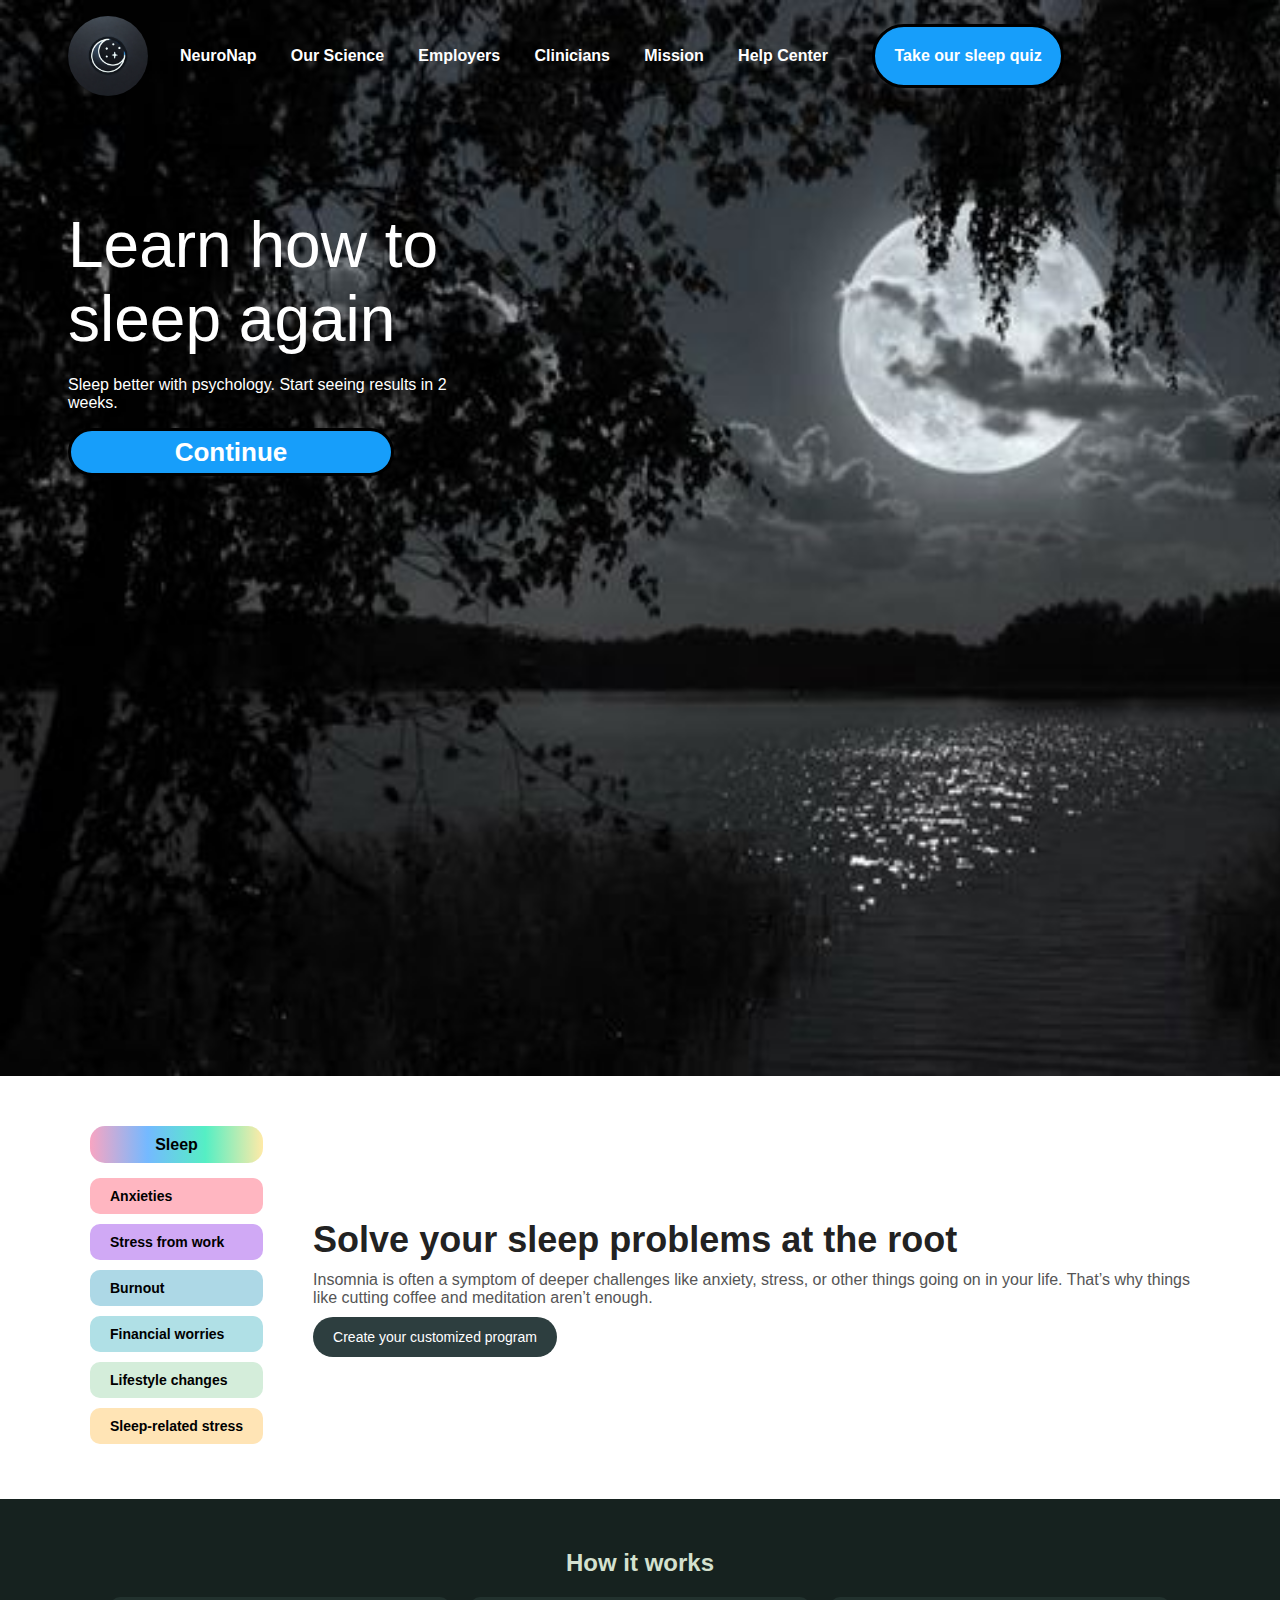
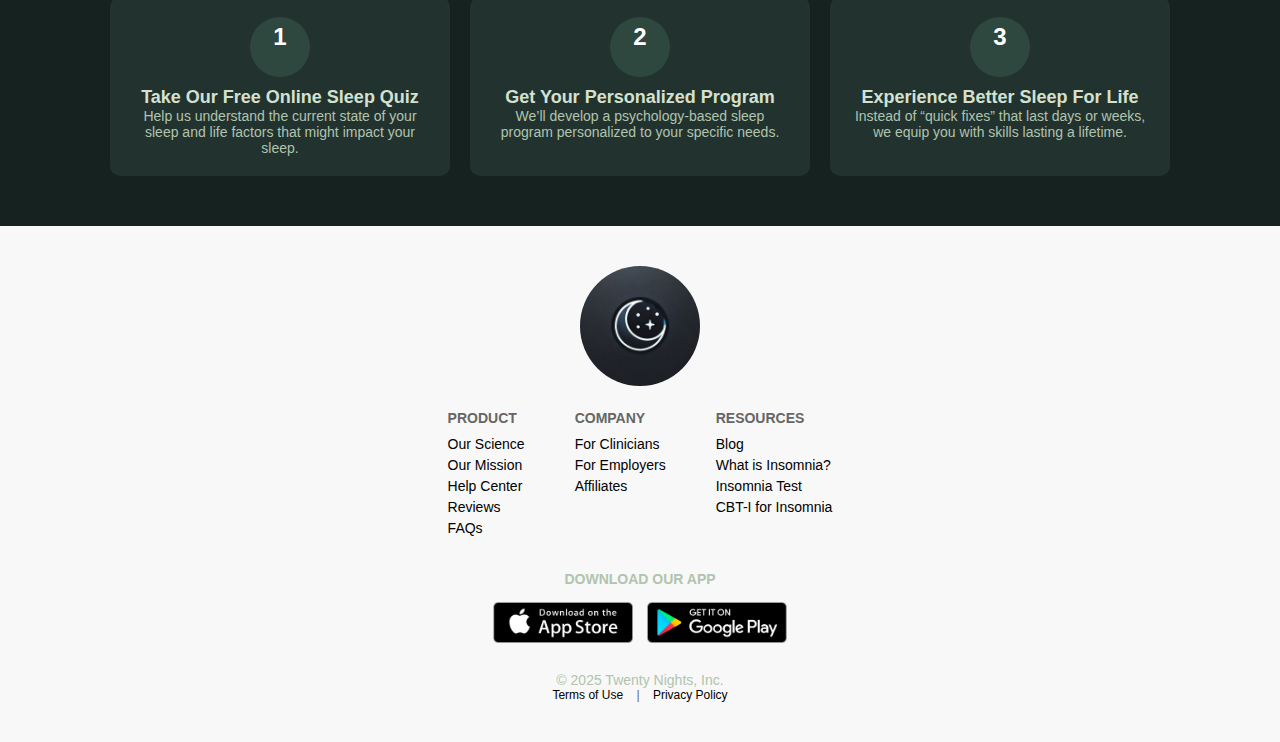
<file: index.html>
<!DOCTYPE html>
<html lang="en">
<head>
    <meta charset="UTF-8">
    <meta name="viewport" content="width=device-width, initial-scale=1.0">
    <title>NeuroNap</title>
    <link rel="icon" href="logo.webp">
    <link rel="stylesheet" href="index.css">
</head>
<body>
    <div id="main-container">
        <div class="top-nav" >
            <img src="logo.webp" class="logo">
            <nav class="navbar">
                <div id="neuronap"><a href="#" class="aa">NeuroNap</a></div>
                <div id="oursciences"><a href="#" class="aa">Our Science</a></div>
                <div id="emp"><a href="#" class="aa">Employers</a></div>
                <div id="clini"><a href="#" class="aa">Clinicians</a></div>
                <div id="mission"><a href="#" class="aa">Mission</a></div>
                <div id="chatbot"><a href="#" class="aa">Help Center</a></div>
                <button type="button" id="quiz-button">Take our sleep quiz</button>
            </nav>
        </div>
        
        <div class="middle-info">
            <div class="nrml-space" style="height: 6rem;"></div>
            <div class="front-info">
                <div class="segregation">
                    <div class="big-text">Learn how to<br> sleep again</div>
                    <div class="description" style="font-weight: 400;">Sleep better with psychology. Start seeing results in 2 <br>weeks.</div>
                    <button type="button" id="info-button">Continue</button>
                    <!-- <p class="bot">Are you a clinician? <a href="#">Refer a patient.</a></p> -->
                </div>
            </div>
        </div>
    </div>

    <section class="sleep-root">
        <div class="root-container">
            <div class="left">
                <div class="hexagon">
                    <span>Sleep</span>
                </div>
                <div class="lines">
                    <div class="line pink"><span>Anxieties</span></div>
                    <div class="line purple"><span>Stress from work</span></div>
                    <div class="line blue"><span>Burnout</span></div>
                    <div class="line cyan"><span>Financial worries</span></div>
                    <div class="line green"><span>Lifestyle changes</span></div>
                    <div class="line yellow"><span>Sleep-related stress</span></div>
                </div>
            </div>
    
            <div class="right">
                <h2>Solve your sleep problems at the root</h2>
                <p>
                    Insomnia is often a symptom of deeper challenges like anxiety, stress, 
                    or other things going on in your life. That’s why things like cutting coffee 
                    and meditation aren’t enough.
                </p>
                <button id="redirect-button">Create your customized program</button>
            </div>
        </div>
    </section>

    <section class="how-it-works">
        <h2>How it works</h2>
        <div class="steps-container">
            <div class="step">
                <div class="step-number">1</div>
                <h3>Take Our Free Online Sleep Quiz</h3>
                <p>Help us understand the current state of your sleep and life factors that might impact your sleep.</p>
            </div>
            <div class="step">
                <div class="step-number">2</div>
                <h3>Get Your Personalized Program</h3>
                <p>We’ll develop a psychology-based sleep program personalized to your specific needs.</p>
            </div>
            <div class="step">
                <div class="step-number">3</div>
                <h3>Experience Better Sleep For Life</h3>
                <p>Instead of “quick fixes” that last days or weeks, we equip you with skills lasting a lifetime.</p>
            </div>
        </div>
    </section>
    
    <script>
        document.getElementById("quiz-button").addEventListener("click", function() {
            window.location.href = "quiz.html"; 
        });
        document.getElementById("info-button").addEventListener("click", function() {
            window.location.href = "quiz.html"; 
        });
        document.getElementById("neuronap").addEventListener("click", function() {
            window.location.href = "index.html"; 
        });
        document.getElementById("oursciences").addEventListener("click", function() {
            window.location.href = "ourscience.html"; 
        });
        document.getElementById("emp").addEventListener("click", function() {
            window.location.href = "oemployers.html"; 
        });
        document.getElementById("clini").addEventListener("click", function() {
            window.location.href = "oclinicians.html"; 
        });
        document.getElementById("mission").addEventListener("click", function() {
            window.location.href = "omission.html"; 
        });
        document.getElementById("chatbot").addEventListener("click", function() {
            window.location.href = "ochat.html"; 
        });
        document.getElementById("redirect-button").addEventListener("click", function() {
            window.location.href = "quiz.html"; 
        });
    </script>
 
    
</body>
<footer>
    <div class="footer-container">
        <div class="footer-logo">
            <img src="logo.webp" alt="NeuroNap Logo">
        </div>
        
        <div class="footer-links">
            <div class="column">
                <h4>PRODUCT</h4>
                <a href="ourscience.html">Our Science</a>
                <a href="omission.html">Our Mission</a>
                <a href="ochat.html">Help Center</a>
                <a href="#">Reviews</a>
                <a href="#">FAQs</a>
            </div>

            <div class="column">
                <h4>COMPANY</h4>
                <a href="oclinicians.html">For Clinicians</a>
                <a href="oemployers.html">For Employers</a>
                <a href="#">Affiliates</a>
            </div>

            <div class="column">
                <h4>RESOURCES</h4>
                <a href="#">Blog</a>
                <a href="#">What is Insomnia?</a>
                <a href="#">Insomnia Test</a>
                <a href="#">CBT-I for Insomnia</a>
            </div>
        </div>

        <div class="app-links">
            <p>DOWNLOAD OUR APP</p>
            <a href="#"><img src="appstore.png" alt="App Store"></a>
            <a href="#"><img src="playstore.png" alt="Google Play"></a>
        </div>


        <div class="footer-bottom">
            <p>© 2025 Twenty Nights, Inc.</p>
            <a href="#">Terms of Use</a> | <a href="#">Privacy Policy</a>
        </div>
    </div>
</footer>

</html>
</file>
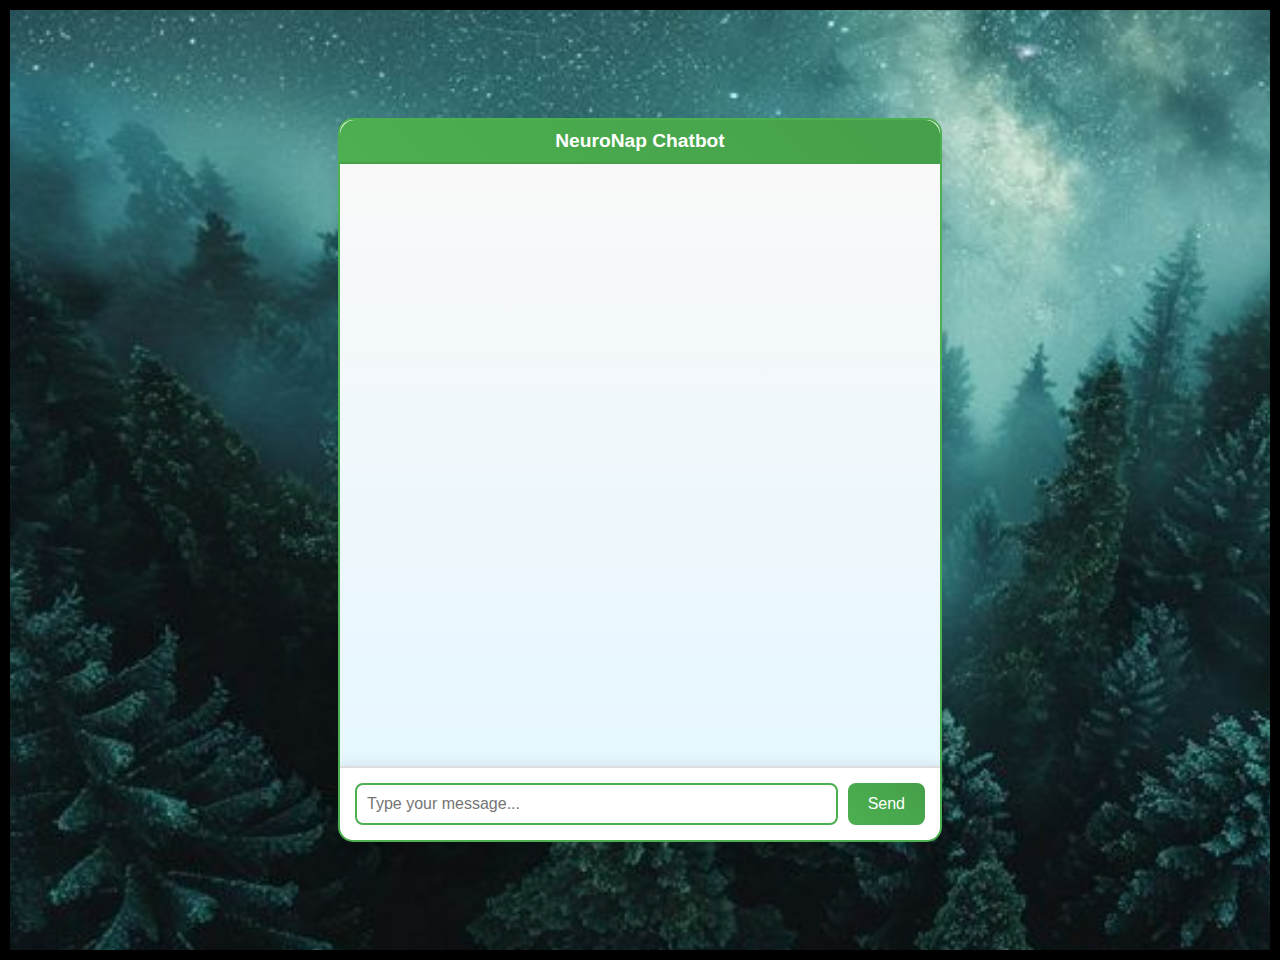
<file: chat.html>
<!DOCTYPE html>
<html lang="en">
<head>
    <meta charset="UTF-8">
    <meta name="viewport" content="width=device-width, initial-scale=1.0">
    <title>NeuroNap Chatbot</title>
    <style>
        body {
            background-image: url('forest.jpeg');
            background-size: cover;
            font-family: 'Arial', sans-serif;
            border: 10px solid black;
            margin: 0;
            padding: 20px;
            display: flex;
            justify-content: center;
            align-items: center;
            height: 100vh;
            overflow: hidden;
        }
        .chat-container {
            max-width: 600px;
            height: 80vh;
            background-color: #ffffff;
            border-radius: 15px;
            box-shadow: 0 10px 25px rgba(0, 0, 0, 0.1);
            display: flex;
            flex-direction: column;
            overflow: hidden;
            position: relative;
            border: 2px solid #4CAF50;
            transition: transform 0.3s ease;
        }
        .chat-container:hover {
            transform: scale(1.02);
        }
        .chat-header {
            background: linear-gradient(45deg, #4CAF50, #45a049);
            color: white;
            padding: 10px;
            text-align: center;
            font-size: 1.2em;
            font-weight: bold;
            border-bottom: 2px solid #45a049;
            border-radius: 15px 15px 0 0;
        }
        .chat-messages {
            flex-grow: 1;
            padding: 20px;
            overflow-y: auto;
            background: linear-gradient(to bottom, #f9f9f9, #e6f7ff);
            scrollbar-width: thin;
            scrollbar-color: #4CAF50 #ddd;
        }
        .chat-messages::-webkit-scrollbar {
            width: 8px;
        }
        .chat-messages::-webkit-scrollbar-track {
            background: #ddd;
            border-radius: 10px;
        }
        .chat-messages::-webkit-scrollbar-thumb {
            background: #4CAF50;
            border-radius: 10px;
        }
        .message {
            margin: 15px 0;
            padding: 12px 15px;
            border-radius: 10px;
            max-width: 70%;
            opacity: 0;
            animation: fadeIn 0.5s ease forwards;
        }
        @keyframes fadeIn {
            from { opacity: 0; transform: translateY(10px); }
            to { opacity: 1; transform: translateY(0); }
        }
        .user-message {
            background: linear-gradient(45deg, #4CAF50, #45a049);
            color: white;
            margin-left: auto;
            box-shadow: 0 5px 10px rgba(76, 175, 80, 0.3);
        }
        .ai-message {
            background: linear-gradient(45deg, #e6f7ff, #d1e7dd);
            color: #333;
            margin-right: auto;
            box-shadow: 0 5px 10px rgba(230, 247, 255, 0.3);
        }
        .chat-input {
            padding: 15px;
            display: flex;
            border-top: 2px solid #ddd;
            background-color: #fff;
            border-radius: 0 0 15px 15px;
            box-shadow: 0 -5px 10px rgba(0, 0, 0, 0.05);
        }
        #user-input {
            flex-grow: 1;
            padding: 10px;
            border: 2px solid #4CAF50;
            border-radius: 8px;
            margin-right: 10px;
            font-size: 1em;
            transition: border-color 0.3s ease, box-shadow 0.3s ease;
        }
        #user-input:focus {
            border-color: #45a049;
            box-shadow: 0 0 5px rgba(76, 175, 80, 0.5);
            outline: none;
        }
        #send-button {
            padding: 10px 20px;
            background: linear-gradient(45deg, #4CAF50, #45a049);
            color: white;
            border: none;
            border-radius: 8px;
            cursor: pointer;
            font-size: 1em;
            transition: background 0.3s ease, transform 0.2s ease;
        }
        #send-button:hover {
            background: linear-gradient(45deg, #45a049, #3d8b40);
            transform: scale(1.05);
        }
        #recommendation {
            background: linear-gradient(135deg, #d1e7dd, #e6f7ff);
            padding: 20px;
            border-radius: 15px;
            margin-top: 20px;
            max-width: 600px;
            text-align: center;
            box-shadow: 0 10px 20px rgba(209, 231, 221, 0.3);
            animation: slideUp 0.5s ease-out;
        }
        @keyframes slideUp {
            from { transform: translateY(20px); opacity: 0; }
            to { transform: translateY(0); opacity: 1; }
        }
    </style>
</head>
<body>
    <div class="chat-container">
        <div class="chat-header">NeuroNap Chatbot</div>
        <div class="chat-messages" id="chat-messages"></div>
        <div class="chat-input">
            <input type="text" id="user-input" placeholder="Type your message...">
            <button id="send-button">Send</button>
        </div>
    </div>
    <div id="recommendation" style="display:none;">
        <h2>Your Sleep Solution Recommendations:</h2>
        <p id="recommendation-text"></p>
    </div>

    <script>
        let conversationHistory = [];
        const API_KEY = 'AIzaSyD7cdjlPD2bSVc7qBrCbIElszXo2zV3QsY'; // Replace with your actual Gemini API key

        function addMessage(message, isUser = true) {
            const chatMessages = document.getElementById("chat-messages");
            const messageDiv = document.createElement("div");
            messageDiv.classList.add("message", isUser ? "user-message" : "ai-message");
            messageDiv.textContent = message;
            chatMessages.appendChild(messageDiv);
            chatMessages.scrollTop = chatMessages.scrollHeight; // Auto-scroll to bottom
        }

        function startConversation() {
            addMessage("Welcome to NeuroNap! What questions do you have about sleep or insomnia?");
            conversationHistory.push("Welcome to NeuroNap! What questions do you have about sleep or insomnia?");
        }

        async function sendToGemini(prompt) {
            try {
                const response = await fetch(`https://generativelanguage.googleapis.com/v1beta/models/gemini-pro:generateContent?key=${API_KEY}`, {
                    method: 'POST',
                    headers: { 'Content-Type': 'application/json' },
                    body: JSON.stringify({
                        contents: [{ parts: [{ text: prompt }] }]
                    })
                });
                if (!response.ok) throw new Error(`HTTP error! Status: ${response.status}`);
                const data = await response.json();
                return data.candidates?.[0]?.content?.parts?.[0]?.text || 'No response';
            } catch (error) {
                console.error('Error:', error);
                return `Error: ${error.message}`;
            }
        }

        async function handleUserInput(input) {
            if (!input.trim()) return;

            addMessage(input, true);
            conversationHistory.push(input);

            // Generate a generalized response using Gemini
            const prompt = `User asked: "${input}". Provide a concise, generalized, and helpful response about sleep or insomnia, avoiding medical diagnoses. If the question is unclear, ask for clarification or guide them to relevant sections (e.g., 'If you’re a clinician, check our Clinicians page').`;
            const response = await sendToGemini(prompt);

            if (response && !response.startsWith("Error")) {
                addMessage(response, false);
                conversationHistory.push(response);

                // Check for follow-ups or guide to sections
                if (input.toLowerCase().includes("clinician") || input.toLowerCase().includes("doctor")) {
                    addMessage("If you’re a clinician, check our Clinicians page for more information: https://yourwebsite.com/clinicians", false);
                }
                if (input.toLowerCase().includes("trouble sleeping") || input.toLowerCase().includes("insomnia")) {
                    addMessage("Would you like to take our sleep quiz to get personalized recommendations? Visit https://yourwebsite.com/quiz", false);
                }
            }
        }

        document.getElementById("send-button").addEventListener("click", () => {
            const userInput = document.getElementById("user-input").value;
            handleUserInput(userInput);
            document.getElementById("user-input").value = "";
        });

        document.getElementById("user-input").addEventListener("keypress", (e) => {
            if (e.key === "Enter") {
                const userInput = document.getElementById("user-input").value;
                handleUserInput(userInput);
                document.getElementById("user-input").value = "";
            }
        });

        // Start the conversation
        startConversation();
    </script>
</body>
</html>
</file>
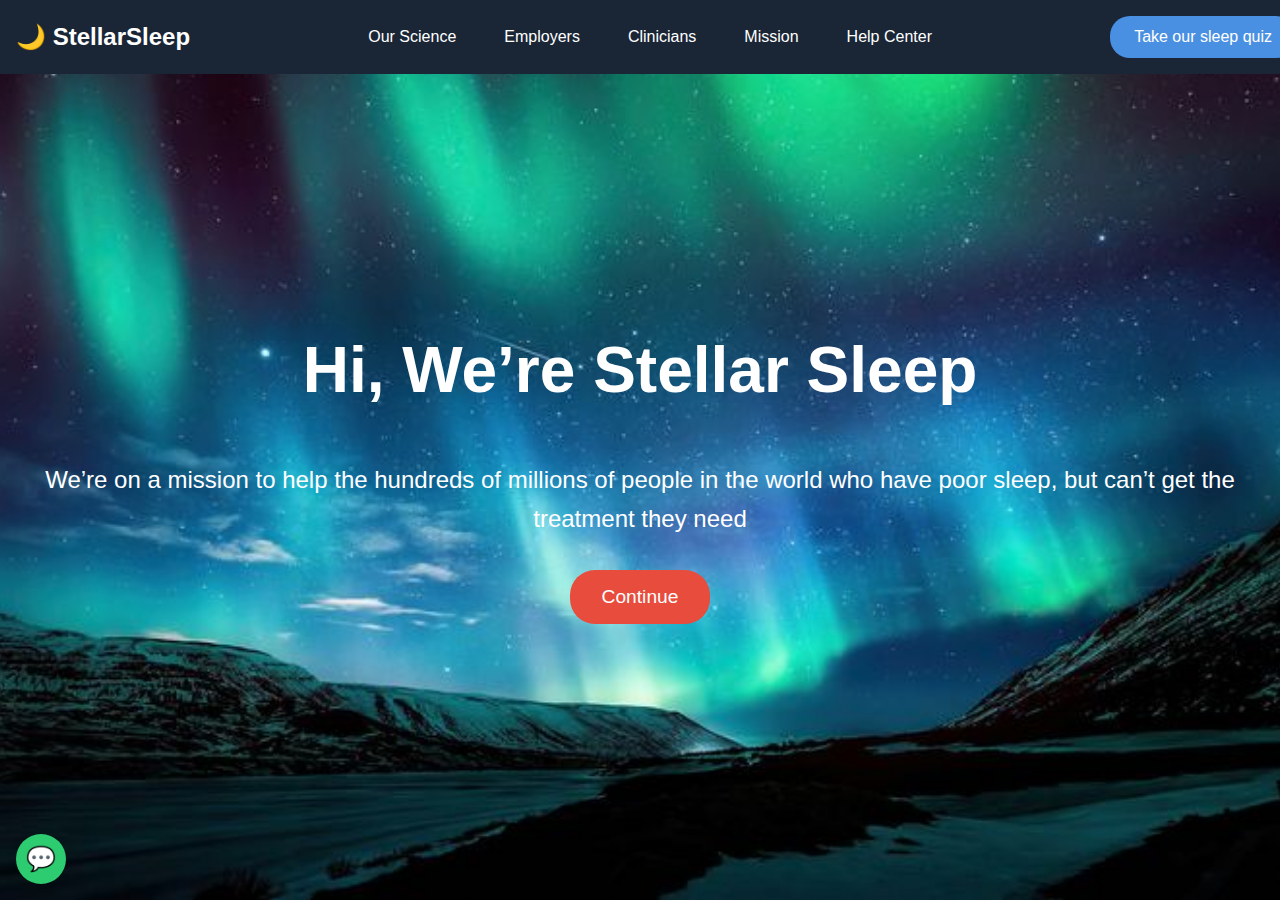
<file: mission.html>
<!DOCTYPE html>
<html lang="en">
<head>
    <meta charset="UTF-8">
    <meta name="viewport" content="width=device-width, initial-scale=1.0">
    <title>Stellar Sleep - Home</title>
    <style>
        body {
            margin: 0;
            padding: 0;
            font-family: 'Arial', sans-serif;
            line-height: 1.6;
            color: #fff;
            background: #1a2636; /* Dark background similar to the site */
        }
        header {
            background: #1a2636;
            padding: 1rem;
            display: flex;
            justify-content: space-between;
            align-items: center;
            position: fixed;
            width: 100%;
            top: 0;
            z-index: 1000;
        }
        .logo {
            font-size: 1.5rem;
            font-weight: bold;
            color: #a1c181; /* Light green for logo text, approximate */
        }
        .logo span {
            color: #fff; /* White for "StellarSleep" text */
        }
        nav {
            display: flex;
            gap: 2rem;
        }
        nav a {
            color: #fff;
            text-decoration: none;
            font-size: 1rem;
            padding: 0.5rem;
        }
        nav a:hover {
            text-decoration: underline;
        }
        .quiz-button {
            background: #4a90e2; /* Blue for "Take our sleep quiz" button */
            color: #fff;
            border: none;
            padding: 0.5rem 1.5rem;
            border-radius: 20px;
            cursor: pointer;
            font-size: 1rem;
            text-decoration: none;
        }
        .quiz-button:hover {
            background: #357abd;
        }
        .hero {
            height: 100vh;
            background: url('mission_neuronap.jpeg') no-repeat center center/cover;
            display: flex;
            flex-direction: column;
            justify-content: center;
            align-items: center;
            text-align: center;
            padding: 0 2rem;
        }
        .hero h1 {
            font-size: 4rem;
            margin-bottom: 1rem;
            color: #fff;
            font-weight: bold;
        }
        .hero p {
            font-size: 1.5rem;
            margin-bottom: 2rem;
            color: #fff;
        }
        .continue-button {
            background: #e74c3c; /* Red for "Continue" button */
            color: #fff;
            border: none;
            padding: 1rem 2rem;
            border-radius: 25px;
            font-size: 1.2rem;
            cursor: pointer;
            text-decoration: none;
        }
        .continue-button:hover {
            background: #c0392b;
        }
        .chat-bubble {
            position: fixed;
            bottom: 1rem;
            left: 1rem;
            background: #2ecc71; /* Green for chat bubble */
            color: #fff;
            border-radius: 50%;
            width: 50px;
            height: 50px;
            display: flex;
            justify-content: center;
            align-items: center;
            cursor: pointer;
            font-size: 1.5rem;
        }
        .chat-bubble:hover {
            background: #27ae60;
        }
    </style>
</head>
<body>
    <header>
        <div class="logo">🌙 <span>StellarSleep</span></div>
        <nav>
            <a href="#">Our Science</a>
            <a href="#">Employers</a>
            <a href="#">Clinicians</a>
            <a href="#">Mission</a>
            <a href="#">Help Center</a>
        </nav>
        <a href="#" class="quiz-button">Take our sleep quiz</a>
    </header>
    <section class="hero">
        <h1>Hi, We’re Stellar Sleep</h1>
        <p>We’re on a mission to help the hundreds of millions of people in the world who have poor sleep, but can’t get the treatment they need</p>
        <button class="continue-button">Continue</button>
    </section>
    <div class="chat-bubble">💬</div>
</body>
</html>
</file>
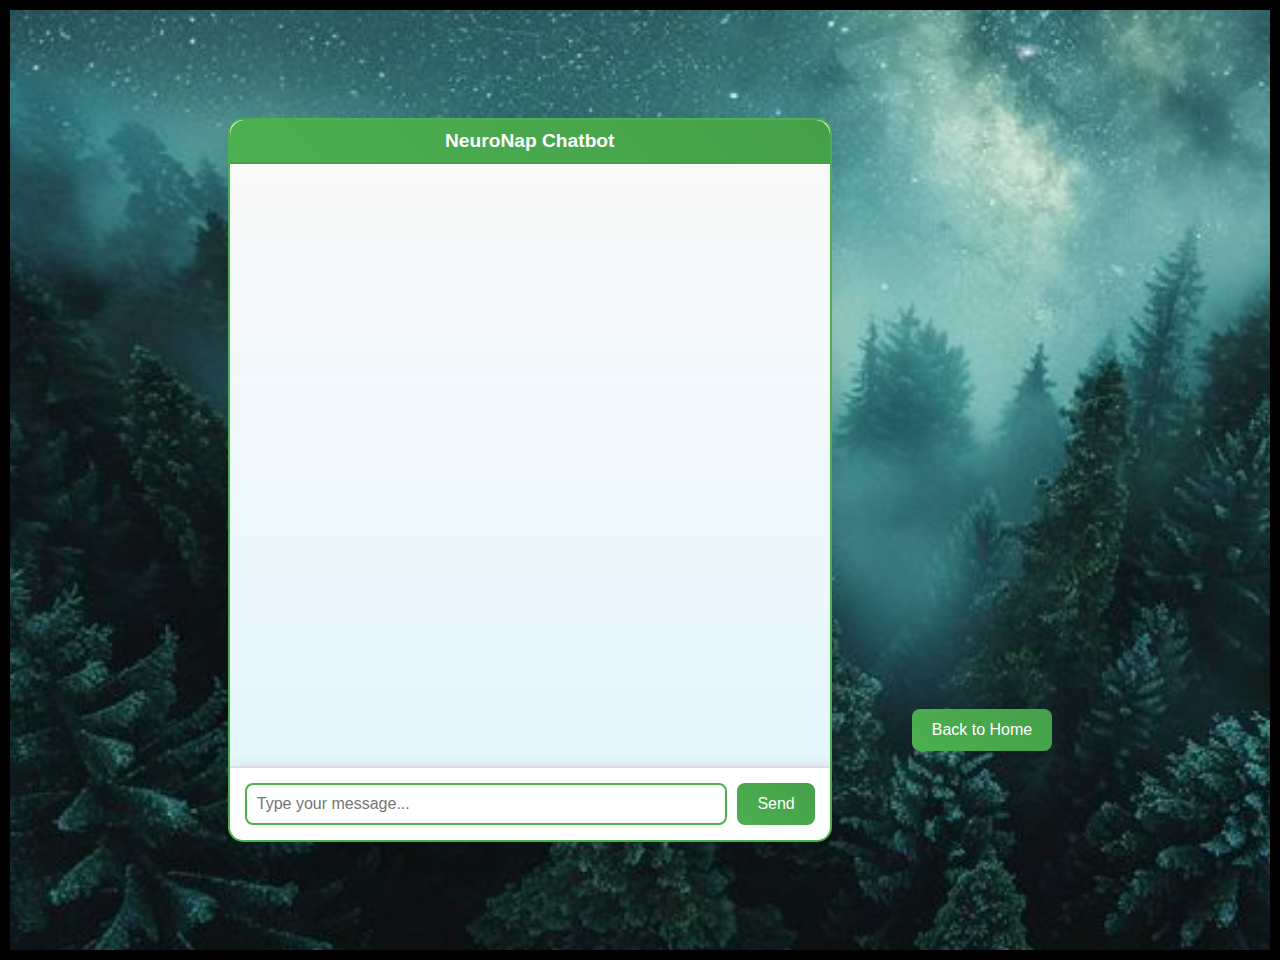
<file: ochat.html>
<!DOCTYPE html>
<html lang="en">
<head>
    <meta charset="UTF-8">
    <meta name="viewport" content="width=device-width, initial-scale=1.0">
    <title>NeuroNap Chatbot</title>
    <style>
        body {
            background-image: url('forest.jpg');
            background-size: cover;
            font-family: 'Arial', sans-serif;
            border: 10px solid black;
            margin: 0;
            padding: 20px;
            display: flex;
            justify-content: center;
            align-items: center;
            height: 100vh;
            overflow: hidden;
        }
        .chat-container {
            max-width: 600px;
            height: 80vh;
            background-color: #ffffff;
            border-radius: 15px;
            box-shadow: 0 10px 25px rgba(0, 0, 0, 0.1);
            display: flex;
            flex-direction: column;
            overflow: hidden;
            position: relative;
            border: 2px solid #4CAF50;
            transition: transform 0.3s ease;
        }
        .chat-container:hover {
            transform: scale(1.02);
        }
        .chat-header {
            background: linear-gradient(45deg, #4CAF50, #45a049);
            color: white;
            padding: 10px;
            text-align: center;
            font-size: 1.2em;
            font-weight: bold;
            border-bottom: 2px solid #45a049;
            border-radius: 15px 15px 0 0;
        }
        .chat-messages {
            flex-grow: 1;
            padding: 20px;
            overflow-y: auto;
            background: linear-gradient(to bottom, #f9f9f9, #e6f7ff);
            scrollbar-width: thin;
            scrollbar-color: #4CAF50 #ddd;
        }
        .chat-messages::-webkit-scrollbar {
            width: 8px;
        }
        .chat-messages::-webkit-scrollbar-track {
            background: #ddd;
            border-radius: 10px;
        }
        .chat-messages::-webkit-scrollbar-thumb {
            background: #4CAF50;
            border-radius: 10px;
        }
        .message {
            margin: 15px 0;
            padding: 12px 15px;
            border-radius: 10px;
            max-width: 70%;
            opacity: 0;
            animation: fadeIn 0.5s ease forwards;
        }
        @keyframes fadeIn {
            from { opacity: 0; transform: translateY(10px); }
            to { opacity: 1; transform: translateY(0); }
        }
        .user-message {
            background: linear-gradient(45deg, #4CAF50, #45a049);
            color: white;
            margin-left: auto;
            box-shadow: 0 5px 10px rgba(76, 175, 80, 0.3);
        }
        .ai-message {
            background: linear-gradient(45deg, #e6f7ff, #d1e7dd);
            color: #333;
            margin-right: auto;
            box-shadow: 0 5px 10px rgba(230, 247, 255, 0.3);
        }
        .chat-input {
            padding: 15px;
            display: flex;
            border-top: 2px solid #ddd;
            background-color: #fff;
            border-radius: 0 0 15px 15px;
            box-shadow: 0 -5px 10px rgba(0, 0, 0, 0.05);
        }
        #user-input {
            flex-grow: 1;
            padding: 10px;
            border: 2px solid #4CAF50;
            border-radius: 8px;
            margin-right: 10px;
            font-size: 1em;
            transition: border-color 0.3s ease, box-shadow 0.3s ease;
        }
        #user-input:focus {
            border-color: #45a049;
            box-shadow: 0 0 5px rgba(76, 175, 80, 0.5);
            outline: none;
        }
        #send-button {
            padding: 10px 20px;
            background: linear-gradient(45deg, #4CAF50, #45a049);
            color: white;
            border: none;
            border-radius: 8px;
            cursor: pointer;
            font-size: 1em;
            transition: background 0.3s ease, transform 0.2s ease;
        }
        #home-button {
        padding: 12px 20px;
        margin-left: 5rem;
        margin-top: 30rem;
        background: linear-gradient(45deg, #4CAF50, #45a049);
        color: white;
        font-size: 1em;
        border: none;
        border-radius: 0.5rem;
        cursor: pointer;
        transition: background 0.3s ease, transform 0.2s ease;
    }

    #home-button:hover {
        background: linear-gradient(45deg, #45a049, #3d8b40);
        transform: scale(1.05);
    }
        #send-button:hover {
            background: linear-gradient(45deg, #45a049, #3d8b40);
            transform: scale(1.05);
        }
        #recommendation {
            background: linear-gradient(135deg, #d1e7dd, #e6f7ff);
            padding: 20px;
            border-radius: 15px;
            margin-top: 20px;
            max-width: 600px;
            text-align: center;
            box-shadow: 0 10px 20px rgba(209, 231, 221, 0.3);
            animation: slideUp 0.5s ease-out;
        }
        @keyframes slideUp {
            from { transform: translateY(20px); opacity: 0; }
            to { transform: translateY(0); opacity: 1; }
        }
    </style>
</head>
<body>
    <div class="chat-container">
        <div class="chat-header">NeuroNap Chatbot</div>
        <div class="chat-messages" id="chat-messages"></div>
        <div class="chat-input">
            <input type="text" id="user-input" placeholder="Type your message...">
            <button id="send-button">Send</button>
        </div>
    </div>
    <div id="recommendation" style="display:none;">
        <h2>Your Sleep Solution Recommendations:</h2>
        <p id="recommendation-text"></p>
    </div>
    <div style="text-align: center; margin-top: 20px;">
        <button id="home-button">Back to Home</button>
    </div>
    <script>
        let conversationHistory = [];
        const API_KEY = 'AIzaSyD7cdjlPD2bSVc7qBrCbIElszXo2zV3QsY'; // Replace with your actual Gemini API key

        function addMessage(message, isUser = true) {
            const chatMessages = document.getElementById("chat-messages");
            const messageDiv = document.createElement("div");
            messageDiv.classList.add("message", isUser ? "user-message" : "ai-message");
            messageDiv.textContent = message;
            chatMessages.appendChild(messageDiv);
            chatMessages.scrollTop = chatMessages.scrollHeight; // Auto-scroll to bottom
        }

        function startConversation() {
            addMessage("Welcome to NeuroNap! What questions do you have about sleep or insomnia?");
            conversationHistory.push("Welcome to NeuroNap! What questions do you have about sleep or insomnia?");
        }

        async function sendToGemini(prompt) {
            try {
                const response = await fetch(`https://generativelanguage.googleapis.com/v1beta/models/gemini-pro:generateContent?key=${API_KEY}`, {
                    method: 'POST',
                    headers: { 'Content-Type': 'application/json' },
                    body: JSON.stringify({
                        contents: [{ parts: [{ text: prompt }] }]
                    })
                });
                if (!response.ok) throw new Error(`HTTP error! Status: ${response.status}`);
                const data = await response.json();
                return data.candidates?.[0]?.content?.parts?.[0]?.text || 'No response';
            } catch (error) {
                console.error('Error:', error);
                return `Error: ${error.message}`;
            }
        }

        async function handleUserInput(input) {
            if (!input.trim()) return;

            addMessage(input, true);
            conversationHistory.push(input);

            // Generate a generalized response using Gemini
            const prompt = `User asked: "${input}". Provide a concise, generalized, and helpful response about sleep or insomnia, avoiding medical diagnoses. If the question is unclear, ask for clarification or guide them to relevant sections (e.g., 'If you’re a clinician, check our Clinicians page').`;
            const response = await sendToGemini(prompt);

            if (response && !response.startsWith("Error")) {
                addMessage(response, false);
                conversationHistory.push(response);

                // Check for follow-ups or guide to sections
                if (input.toLowerCase().includes("clinician") || input.toLowerCase().includes("doctor")) {
                    addMessage("If you’re a clinician, check our Clinicians page for more information: https://yourwebsite.com/clinicians", false);
                }
                if (input.toLowerCase().includes("trouble sleeping") || input.toLowerCase().includes("insomnia")) {
                    addMessage("Would you like to take our sleep quiz to get personalized recommendations? Visit https://yourwebsite.com/quiz", false);
                }
            }
        }
        

        document.getElementById("send-button").addEventListener("click", () => {
            const userInput = document.getElementById("user-input").value;
            handleUserInput(userInput);
            document.getElementById("user-input").value = "";
        });

        document.getElementById("user-input").addEventListener("keypress", (e) => {
            if (e.key === "Enter") {
                const userInput = document.getElementById("user-input").value;
                handleUserInput(userInput);
                document.getElementById("user-input").value = "";
            }
        });

        

        // Start the conversation
        startConversation();
        document.getElementById("home-button").addEventListener("click", function() {
            window.location.href = "prac.html"; 
        });
    </script>
</body>
</html>
</file>
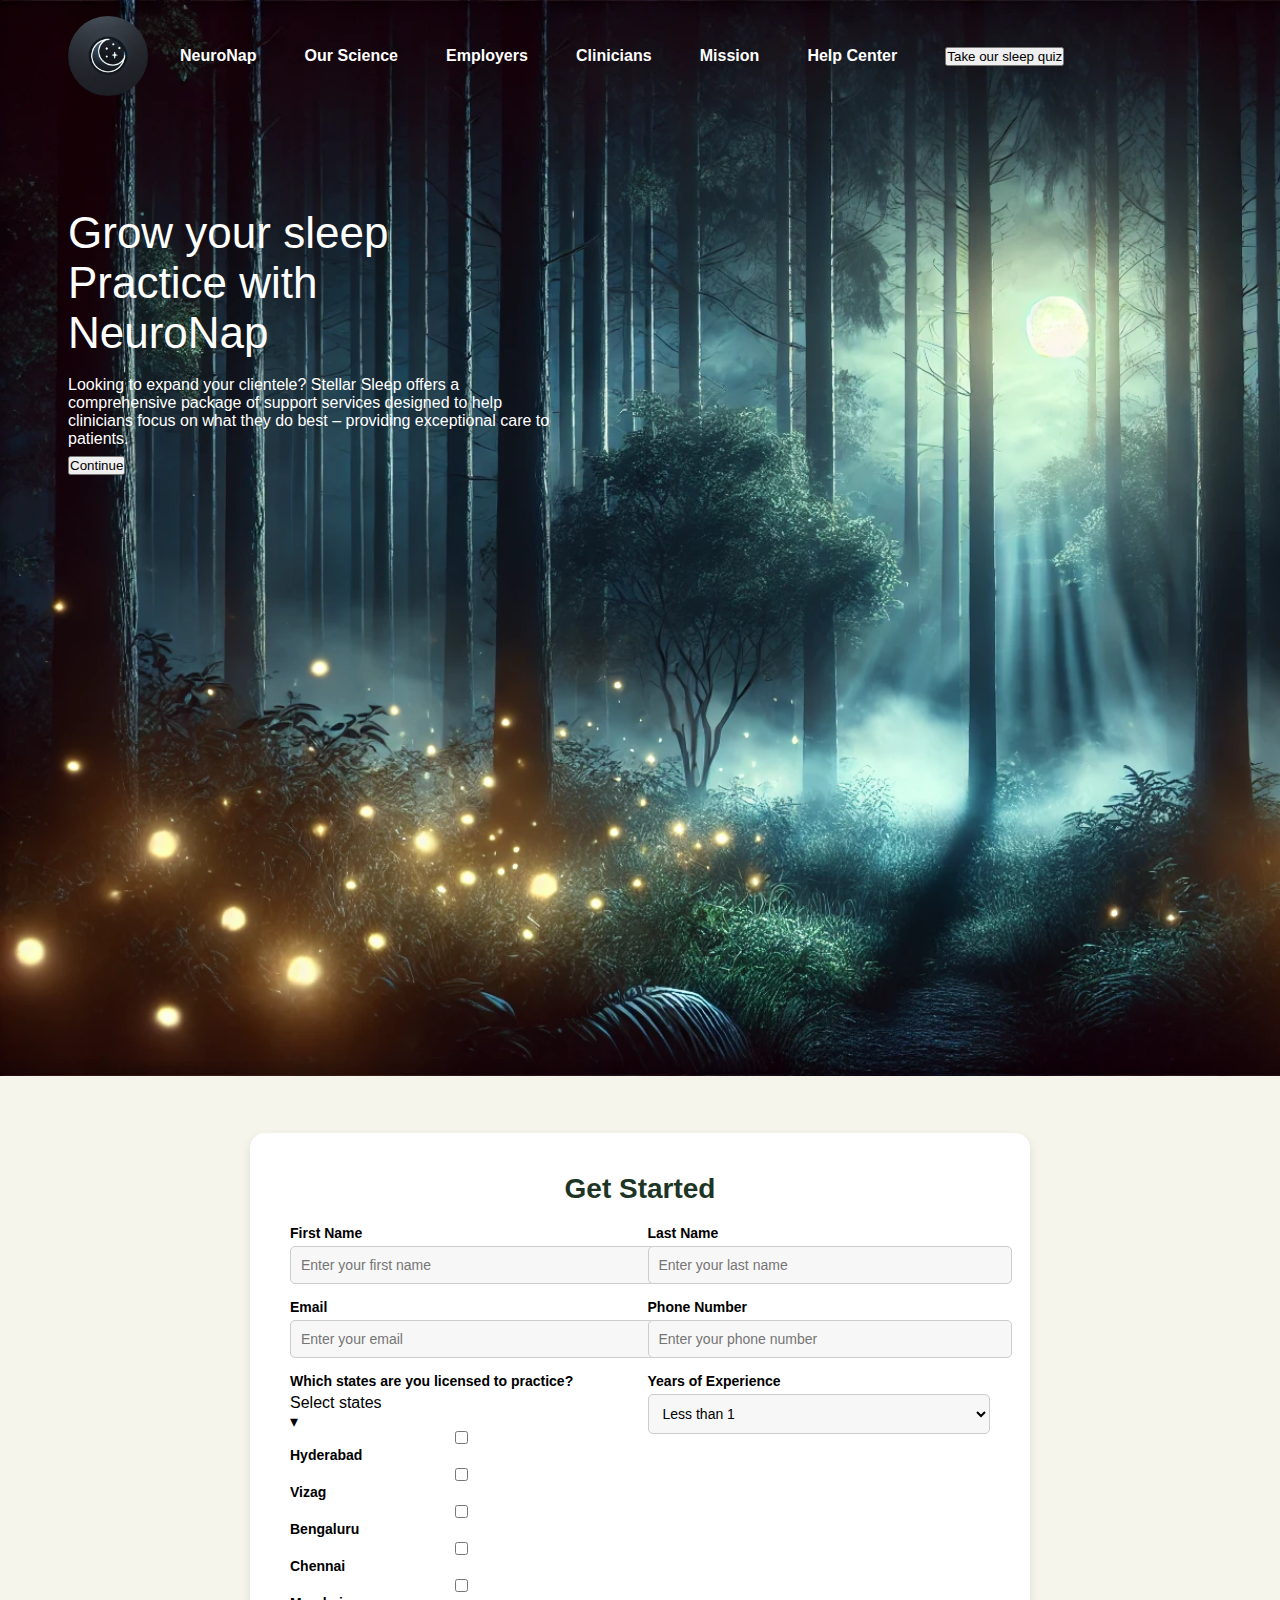
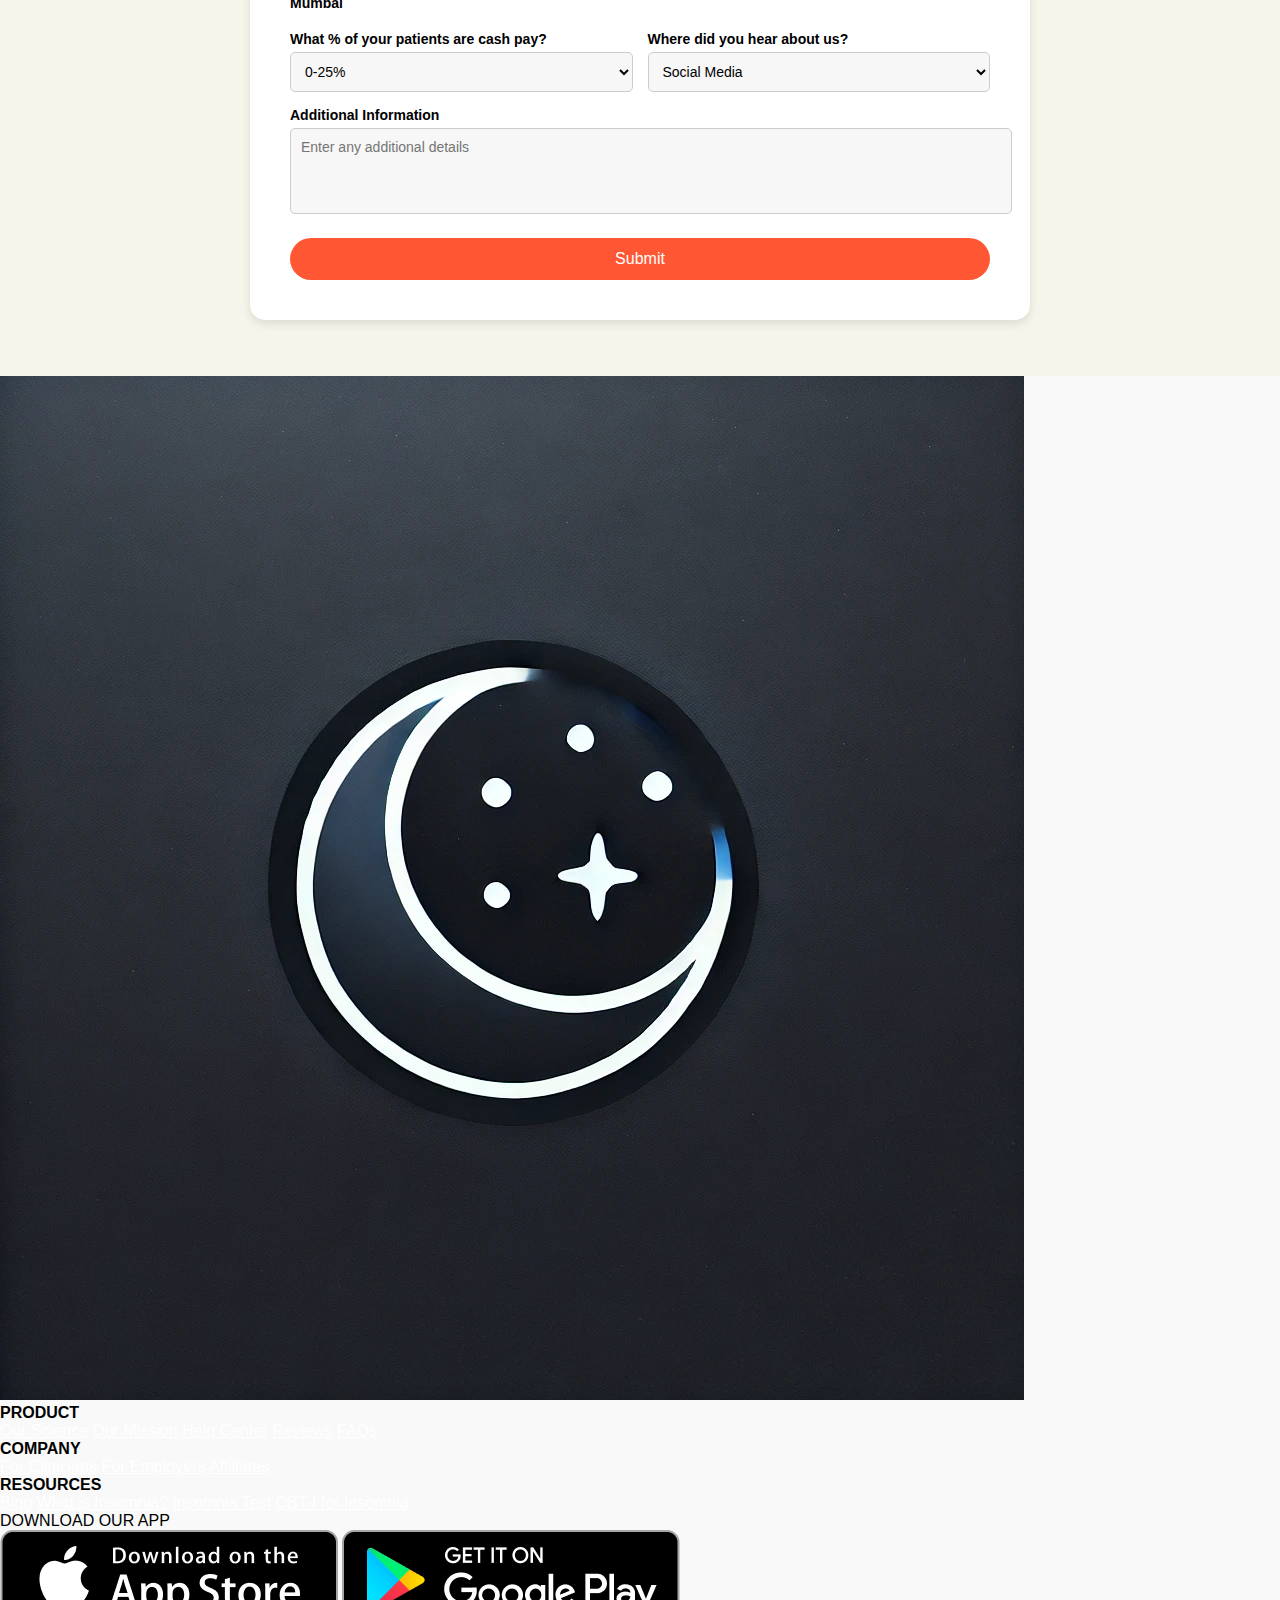
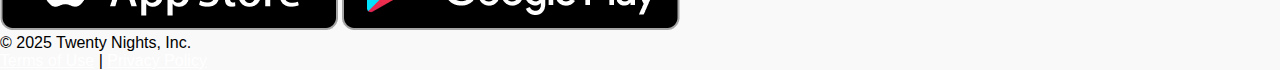
<file: oclinicians.html>
<!DOCTYPE html>
<html lang="en">
<head>
    <meta charset="UTF-8">
    <meta name="viewport" content="width=device-width, initial-scale=1.0">
    <title>NeuroNap</title>
    <link rel="icon" href="logoreal.jpg">
    <link rel="stylesheet" href="prac.css">
    <style>
        body {
            font-family: 'Arial', sans-serif;
            background-color: #f9f9f9;
            margin: 0;
            padding: 0;
        }

        .form-section {
            display: flex;
            justify-content: center;
            align-items: center;
            min-height: 100vh;
            background-color: #f5f5eb;
        }

        .form-container {
            background: white;
            padding: 40px;
            border-radius: 15px;
            box-shadow: 0px 4px 10px rgba(0, 0, 0, 0.1);
            max-width: 700px;
            width: 90%;
            text-align: center;
        }

        .form-container h2 {
            font-size: 28px;
            color: #1d3525;
            margin-bottom: 20px;
        }

        .form-grid {
            display: grid;
            grid-template-columns: 1fr 1fr;
            gap: 15px;
        }

        .form-group {
            text-align: left;
        }

        .form-group label {
            display: block;
            font-size: 14px;
            font-weight: bold;
            margin-bottom: 5px;
        }

        input, select, textarea {
            width: 100%;
            padding: 10px;
            border: 1px solid #ccc;
            border-radius: 5px;
            font-size: 14px;
            background-color: #f7f7f7;
        }

        select {
            height: 40px;
        }

        textarea {
            resize: none;
        }

        .full-width {
            grid-column: span 2;
        }

        #submit-button {
            background-color: #ff5733;
            color: white;
            border: none;
            padding: 12px 20px;
            font-size: 16px;
            border-radius: 25px;
            cursor: pointer;
            margin-top: 20px;
            width: 100%;
        }

        #submit-button:hover {
            background-color: #e64a2e;
        }

        

    </style>
</head>
<body>
    <div id="main-container" style="background-image: url('bg-img-3.webp'); background-size: cover;">
        <div class="top-nav">
            <img src="logo.webp" class="logo">
            <nav class="navbar">
                <div id="neuronap"><a href="#" class="aa">NeuroNap</a></div>
                <div id="oursciences"><a href="#" class="aa">Our Science</a></div>
                <div id="emp"><a href="#" class="aa">Employers</a></div>
                <div id="clini"><a href="#" class="aa">Clinicians</a></div>
                <div id="mission"><a href="#" class="aa">Mission</a></div>
                <div id="chatbot"><a href="#" class="aa">Help Center</a></div>
                <button type="button" id="quiz-button">Take our sleep quiz</button>
            </nav>
        </div>
        
        <div class="middle-info">
            <div class="nrml-space" style="height: 6rem;"></div>
            <div class="front-info">
                <div class="segregation">
                    <div class="big-text" style="font-size: 2.75rem;">Grow your sleep<br>Practice with<br>NeuroNap</div>
                    <div class="description" style="font-weight: 400; margin-bottom: 3rem;">Looking to expand your clientele? Stellar Sleep offers a comprehensive package of support services designed to help clinicians focus on what they do best – providing exceptional care to patients.</div>
                    <button type="button" id="info-button">Continue</button>
                    <!-- <p class="bot">Are you a clinician? <a href="#">Refer a patient.</a></p> -->
                </div>
            </div>
        </div>
    </div>

    <section class="form-section">
        <div class="form-container">
            <h2>Get Started</h2>
            <form>
                <div class="form-grid">
                    <div class="form-group">
                        <label for="first-name">First Name</label>
                        <input type="text" id="first-name" name="first-name" placeholder="Enter your first name">
                    </div>
                    <div class="form-group">
                        <label for="last-name">Last Name</label>
                        <input type="text" id="last-name" name="last-name" placeholder="Enter your last name">
                    </div>
                    <div class="form-group">
                        <label for="email">Email</label>
                        <input type="email" id="email" name="email" placeholder="Enter your email">
                    </div>
                    <div class="form-group">
                        <label for="phone">Phone Number</label>
                        <input type="tel" id="phone" name="phone" placeholder="Enter your phone number">
                    </div>
                    <div class="form-group">
                        <label for="states">Which states are you licensed to practice?</label>
                        <div class="custom-multiselect">
                            <div class="select-box" onclick="toggleDropdown()">
                                <span id="selected-options">Select states</span>
                                <div class="arrow">&#9662;</div>
                            </div>
                            <div class="dropdown-list">
                                <label><input type="checkbox" value="Hyderabad" onclick="updateSelection()"> Hyderabad</label>
                                <label><input type="checkbox" value="Vizag" onclick="updateSelection()"> Vizag</label>
                                <label><input type="checkbox" value="Bengaluru" onclick="updateSelection()"> Bengaluru</label>
                                <label><input type="checkbox" value="Chennai" onclick="updateSelection()"> Chennai</label>
                                <label><input type="checkbox" value="Mumbai" onclick="updateSelection()"> Mumbai</label>
                            </div>
                        </div>
                    </div>
                    
                    <div class="form-group">
                        <label for="experience">Years of Experience</label>
                        <select id="experience" name="experience">
                            <option>Less than 1</option>
                            <option>1-3</option>
                            <option>4-7</option>
                            <option>8+</option>
                        </select>
                    </div>
                    <div class="form-group">
                        <label for="patients">What % of your patients are cash pay?</label>
                        <select id="patients" name="patients">
                            <option>0-25%</option>
                            <option>26-50%</option>
                            <option>51-75%</option>
                            <option>76-95%</option>
                            <option>96-100%</option>
                        </select>
                    </div>
                    <div class="form-group">
                        <label for="referral">Where did you hear about us?</label>
                        <select id="referral" name="referral">
                            <option>Social Media</option>
                            <option>Google Search</option>
                            <option>Referral</option>
                            <option>Other</option>
                        </select>
                    </div>
                    <div class="form-group full-width">
                        <label for="additional-info">Additional Information</label>
                        <textarea id="additional-info" name="additional-info" rows="4" placeholder="Enter any additional details"></textarea>
                    </div>
                </div>
                <button type="button" id="submit-button">Submit</button>
            </form>
        </div>
    </section>
    

    <script>
        document.getElementById("quiz-button").addEventListener("click", function() {
            window.location.href = "quiz.html"; 
        });
        document.getElementById("info-button").addEventListener("click", function() {
            window.location.href = "quiz.html"; 
        });
        document.getElementById("neuronap").addEventListener("click", function() {
            window.location.href = "prac.html"; 
        });
        document.getElementById("oursciences").addEventListener("click", function() {
            window.location.href = "ourscience.html"; 
        });
        document.getElementById("emp").addEventListener("click", function() {
            window.location.href = "oemployers.html"; 
        });
        document.getElementById("clini").addEventListener("click", function() {
            window.location.href = "oclinicians.html"; 
        });
        document.getElementById("mission").addEventListener("click", function() {
            window.location.href = "omission.html"; 
        });
        document.getElementById("chatbot").addEventListener("click", function() {
            window.location.href = "ochat.html"; 
        });
        document.getElementById("submit-button").addEventListener("click", function() {
            window.location.href = "oform.html"; 
        });
    </script>
</body>
<footer>
    <div class="footer-container">
        <div class="footer-logo">
            <img src="logo.webp" alt="NeuroNap Logo">
        </div>
        
        <div class="footer-links">
            <div class="column">
                <h4>PRODUCT</h4>
                <a href="ourscience.html">Our Science</a>
                <a href="omission.html">Our Mission</a>
                <a href="ochat.html">Help Center</a>
                <a href="#">Reviews</a>
                <a href="#">FAQs</a>
            </div>

            <div class="column">
                <h4>COMPANY</h4>
                <a href="oclinicians.html">For Clinicians</a>
                <a href="oemployers.html">For Employers</a>
                <a href="#">Affiliates</a>
            </div>

            <div class="column">
                <h4>RESOURCES</h4>
                <a href="#">Blog</a>
                <a href="#">What is Insomnia?</a>
                <a href="#">Insomnia Test</a>
                <a href="#">CBT-I for Insomnia</a>
            </div>
        </div>

        <div class="app-links">
            <p>DOWNLOAD OUR APP</p>
            <a href="#"><img src="appstore.png" alt="App Store"></a>
            <a href="#"><img src="playstore.png" alt="Google Play"></a>
        </div>


        <div class="footer-bottom">
            <p>© 2025 Twenty Nights, Inc.</p>
            <a href="#">Terms of Use</a> | <a href="#">Privacy Policy</a>
        </div>
    </div>
</footer>
</html>
</file>
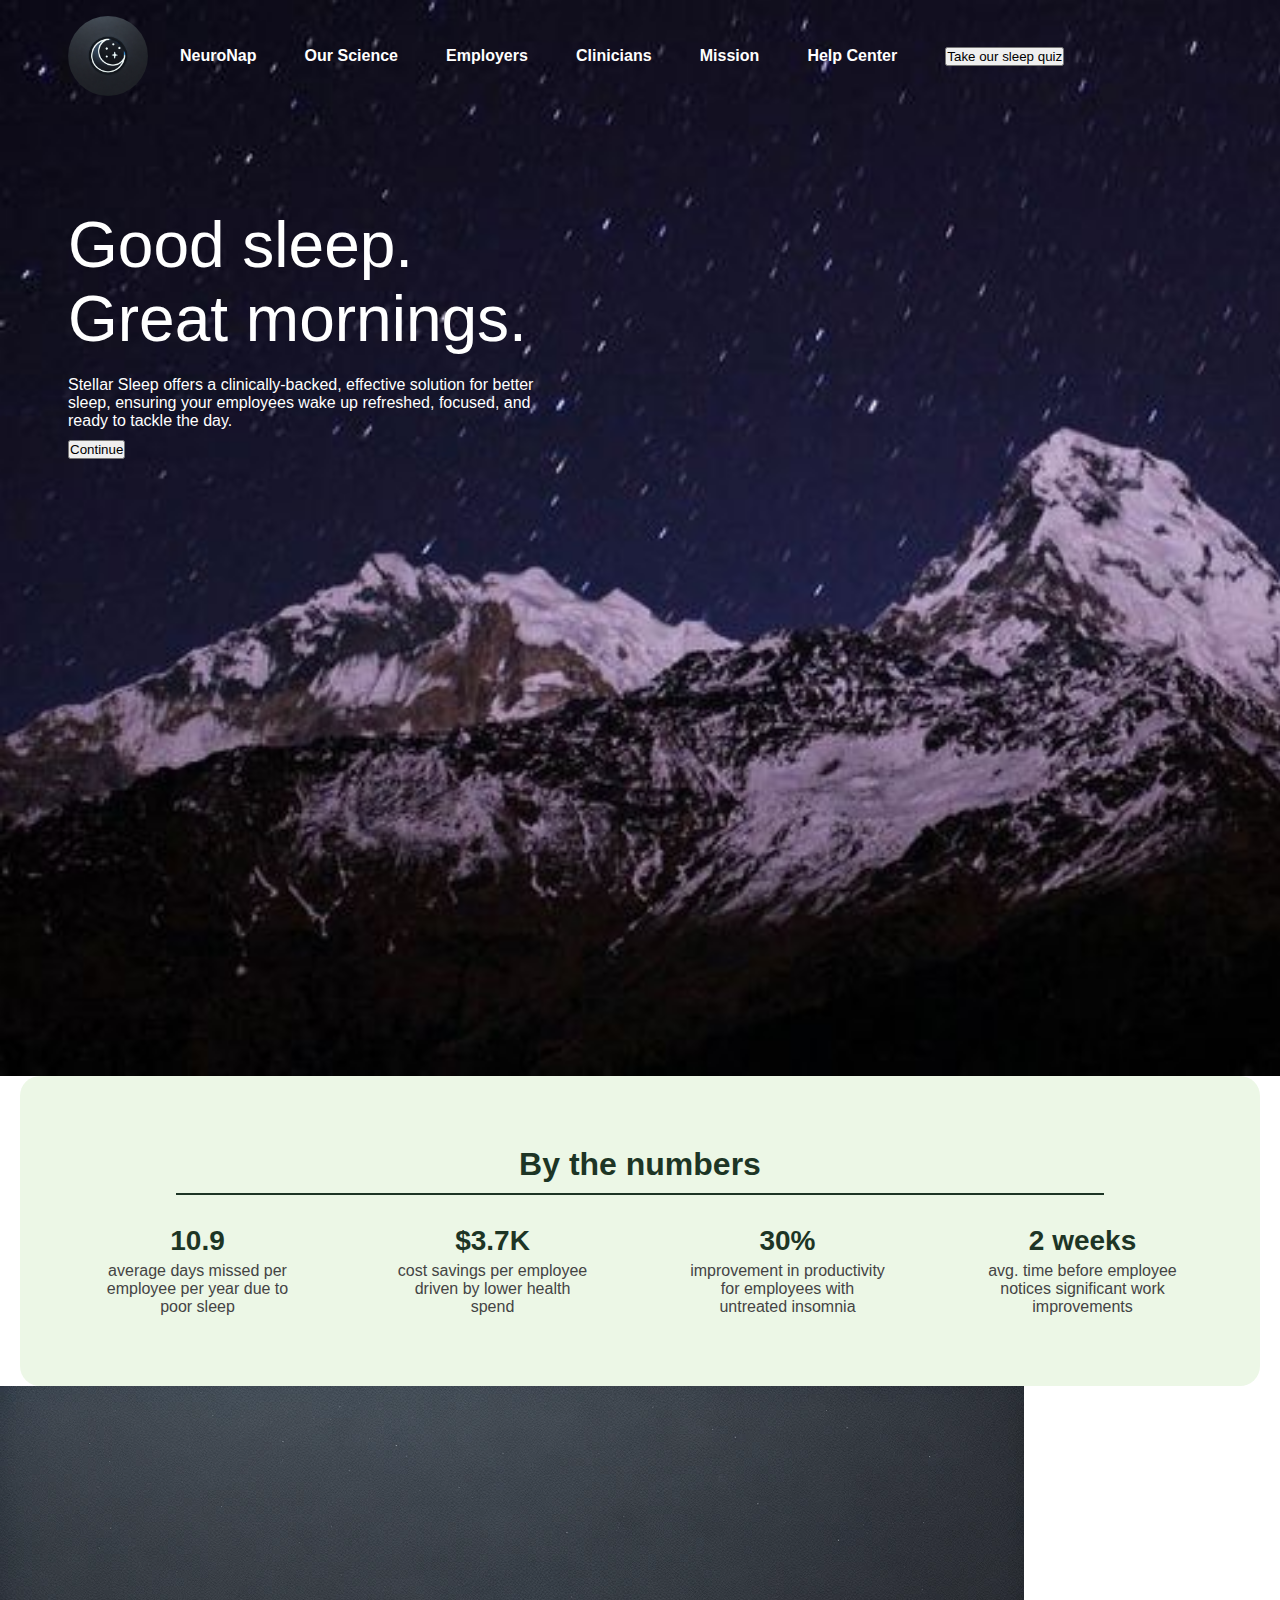
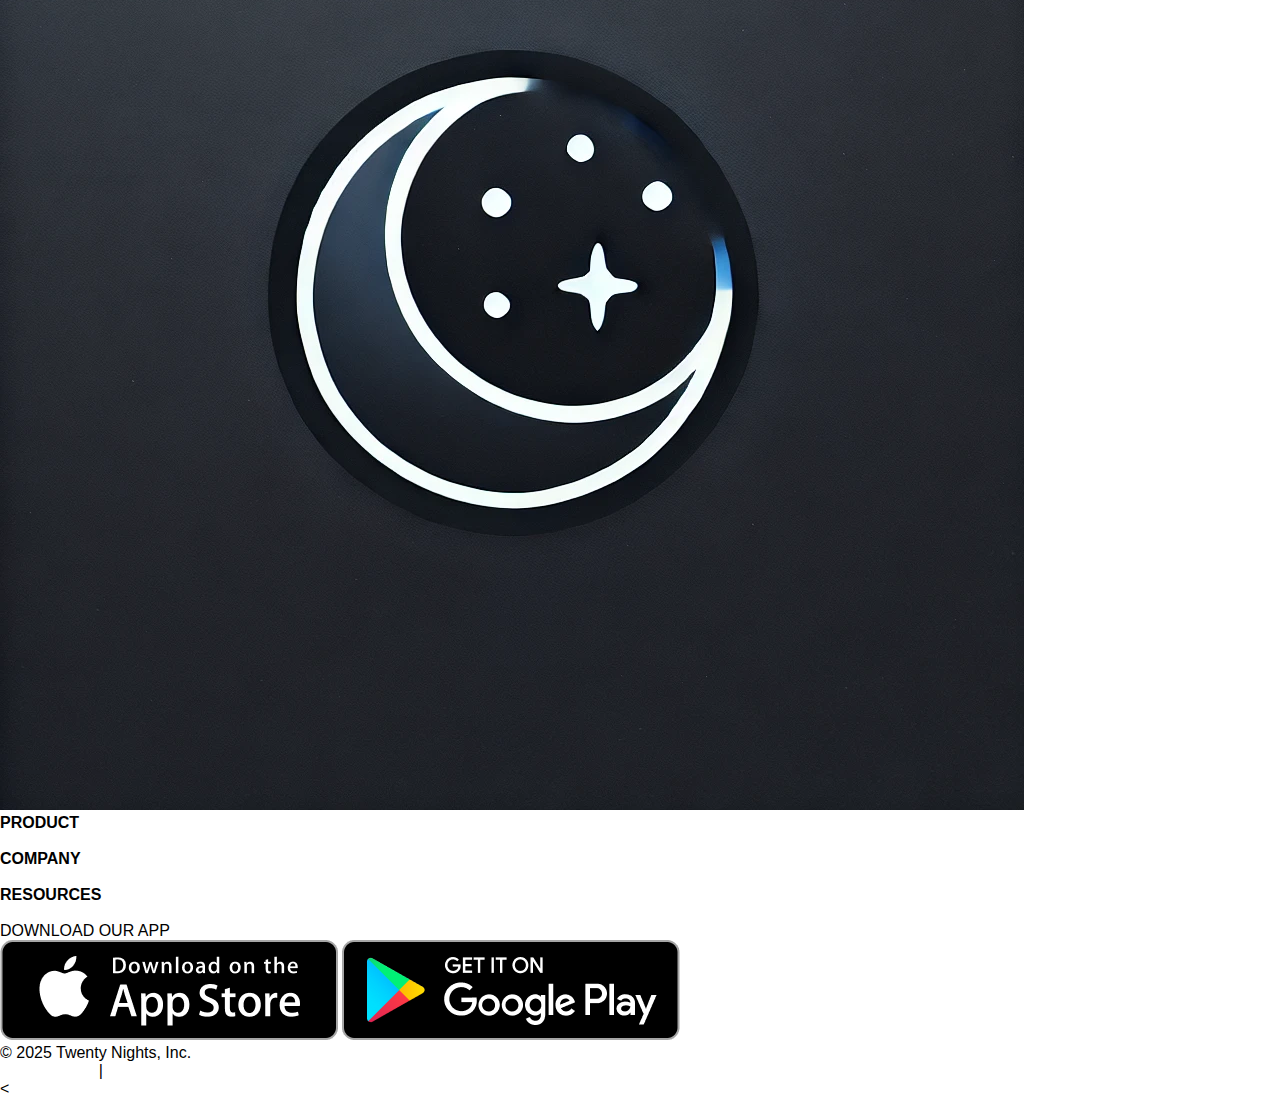
<file: oemployers.html>
<!DOCTYPE html>
<html lang="en">
<head>
    <meta charset="UTF-8">
    <meta name="viewport" content="width=device-width, initial-scale=1.0">
    <title>NeuroNap</title>
    <link rel="icon" href="logoreal.jpg">
    <link rel="stylesheet" href="prac.css">
    <style>

        .numbers-section {
            background-color: #ecf7e6;
            padding: 50px 20px;
            text-align: center;
            border-radius: 20px;
            max-width: 1200px;
            margin: 0 auto;
            position: relative;
        }

        .numbers-container {
            position: relative;
            padding: 20px;
        }

        .numbers-container h2 {
            font-size: 32px;
            color: #1d3525;
            font-weight: bold;
            margin-bottom: 10px;
        }

        .divider {
            width: 80%;
            margin: 10px auto 30px;
            border: none;
            border-top: 2px solid #1d3525;
        }

        .numbers-grid {
            display: flex;
            justify-content: space-around;
            flex-wrap: wrap;
            gap: 20px;
        }

        .stat {
            width: 200px;
            text-align: center;
        }

        .stat h3 {
            font-size: 28px;
            font-weight: bold;
            color: #1d3525;
            margin-bottom: 5px;
        }

        .stat p {
            font-size: 16px;
            color: #444;
        }

        .bold-text {
            font-size: 28px;
            font-weight: bold;
        }



    </style>
</head>
<body>
    <div id="main-container" style="background-image: url('bg-img2.jpg'); background-size: cover;">
        <div class="top-nav">
            <img src="logo.webp" class="logo">
            <nav class="navbar">
                <div id="neuronap"><a href="#" class="aa">NeuroNap</a></div>
                <div id="oursciences"><a href="#" class="aa">Our Science</a></div>
                <div id="emp"><a href="#" class="aa">Employers</a></div>
                <div id="clini"><a href="#" class="aa">Clinicians</a></div>
                <div id="mission"><a href="#" class="aa">Mission</a></div>
                <div id="chatbot"><a href="#" class="aa">Help Center</a></div>
                <button type="button" id="quiz-button">Take our sleep quiz</button>
            </nav>
        </div>
        
        <div class="middle-info">
            <div class="nrml-space" style="height: 6rem;"></div>
            <div class="front-info">
                <div class="segregation">
                    <div class="big-text">Good sleep.<br>Great mornings.</div>
                    <div class="description" style="margin-bottom: 2rem; font-weight: 400;">Stellar Sleep offers a clinically-backed, effective solution for better sleep, ensuring your employees wake up refreshed, focused, and ready to tackle the day.</div>
                    <button type="button" id="info-button">Continue</button>
                    <!-- <p class="bot">Are you a clinician? <a href="#">Refer a patient.</a></p> -->
                </div>
            </div>
        </div>
    </div>

    <section class="numbers-section">
        <div class="numbers-container">
            <h2>By the numbers</h2>
            <hr class="divider">
            <div class="numbers-grid">
                <div class="stat">
                    <h3>10.9</h3>
                    <p>average days missed per employee per year due to poor sleep</p>
                </div>
                <div class="stat">
                    <h3>$3.7K</h3>
                    <p>cost savings per employee driven by lower health spend</p>
                </div>
                <div class="stat">
                    <h3>30%</h3>
                    <p>improvement in productivity for employees with untreated insomnia</p>
                </div>
                <div class="stat">
                    <h3><span class="bold-text">2</span> weeks</h3>
                    <p>avg. time before employee notices significant work improvements</p>
                </div>
            </div>
        </div>
    </section>
    

    <script>
        document.getElementById("quiz-button").addEventListener("click", function() {
            window.location.href = "quiz.html"; 
        });
        document.getElementById("info-button").addEventListener("click", function() {
            window.location.href = "quiz.html"; 
        });
        document.getElementById("neuronap").addEventListener("click", function() {
            window.location.href = "prac.html"; 
        });
        document.getElementById("oursciences").addEventListener("click", function() {
            window.location.href = "ourscience.html"; 
        });
        document.getElementById("emp").addEventListener("click", function() {
            window.location.href = "oemployers.html"; 
        });
        document.getElementById("clini").addEventListener("click", function() {
            window.location.href = "oclinicians.html"; 
        });
        document.getElementById("mission").addEventListener("click", function() {
            window.location.href = "omission.html"; 
        });
        document.getElementById("chatbot").addEventListener("click", function() {
            window.location.href = "ochat.html"; 
        });
    </script>
</body>
<footer>
    <div class="footer-container">
        <div class="footer-logo">
            <img src="logo.webp" alt="NeuroNap Logo">
        </div>
        
        <div class="footer-links">
            <div class="column">
                <h4>PRODUCT</h4>
                <a href="ourscience.html">Our Science</a>
                <a href="omission.html">Our Mission</a>
                <a href="ochat.html">Help Center</a>
                <a href="#">Reviews</a>
                <a href="#">FAQs</a>
            </div>

            <div class="column">
                <h4>COMPANY</h4>
                <a href="oclinicians.html">For Clinicians</a>
                <a href="oemployers.html">For Employers</a>
                <a href="#">Affiliates</a>
            </div>

            <div class="column">
                <h4>RESOURCES</h4>
                <a href="#">Blog</a>
                <a href="#">What is Insomnia?</a>
                <a href="#">Insomnia Test</a>
                <a href="#">CBT-I for Insomnia</a>
            </div>
        </div>

        <div class="app-links">
            <p>DOWNLOAD OUR APP</p>
            <a href="#"><img src="appstore.png" alt="App Store"></a>
            <a href="#"><img src="playstore.png" alt="Google Play"></a>
        </div>


        <div class="footer-bottom">
            <p>© 2025 Twenty Nights, Inc.</p>
            <a href="#">Terms of Use</a> | <a href="#">Privacy Policy</a>
        </div>
    </div>
</footer>
<
</file>
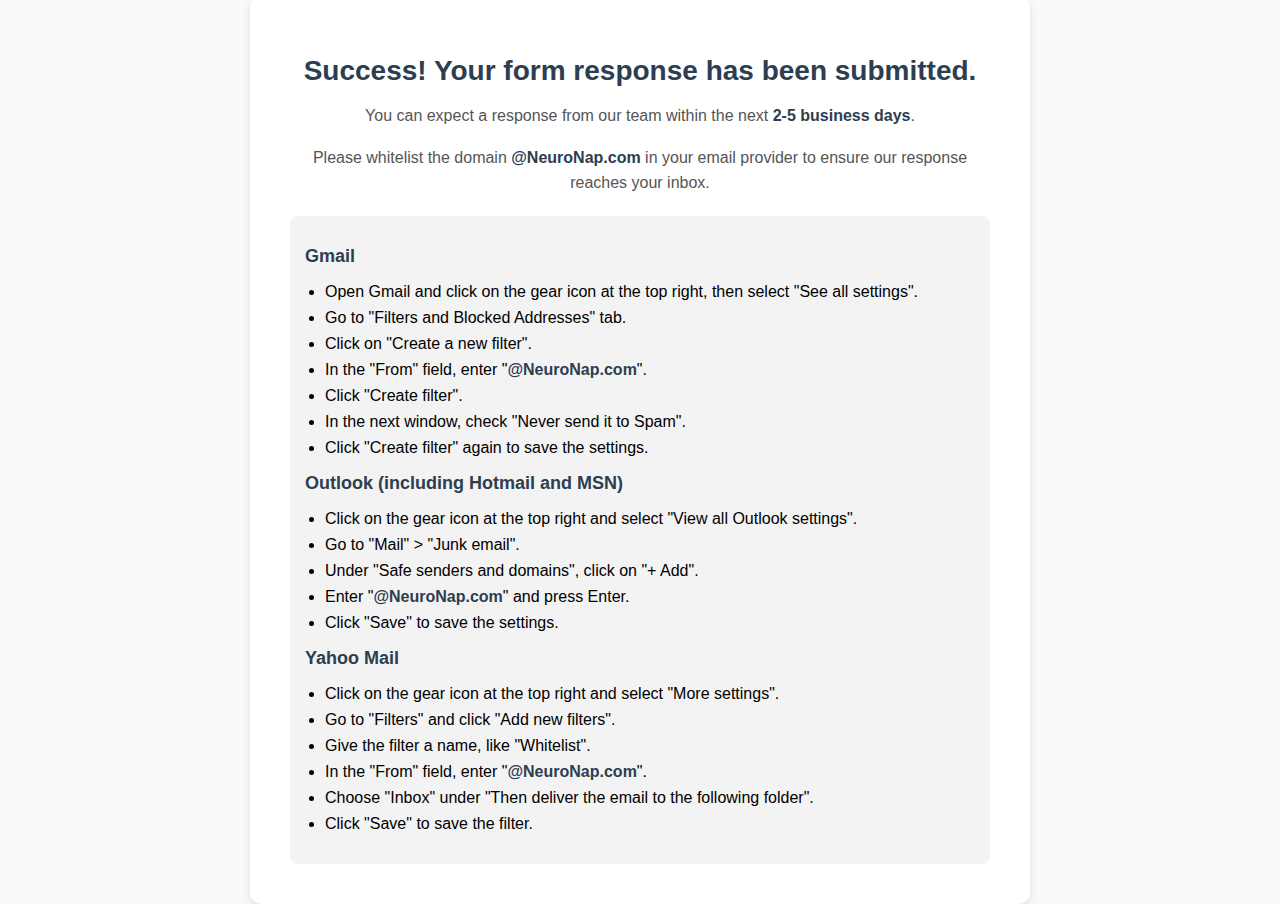
<file: oform.html>
<!DOCTYPE html>
<html lang="en">
<head>
    <meta charset="UTF-8">
    <meta name="viewport" content="width=device-width, initial-scale=1.0">
    <title>Form Submission Success</title>
    <style>
        body {
            font-family: 'Arial', sans-serif;
            background-color: #f9f9f9;
            display: flex;
            justify-content: center;
            align-items: center;
            height: 100vh;
            margin: 0;
        }
        .container {
            background: #ffffff;
            padding: 40px;
            border-radius: 12px;
            box-shadow: 0px 4px 10px rgba(0, 0, 0, 0.1);
            text-align: center;
            max-width: 700px;
        }
        h1 {
            color: #2d3e50;
            font-size: 28px;
            margin-bottom: 15px;
        }
        p {
            font-size: 16px;
            color: #555;
            line-height: 1.6;
        }
        strong {
            color: #2d3e50;
        }
        .instructions {
            text-align: left;
            margin-top: 20px;
            padding: 15px;
            background: #f3f3f3;
            border-radius: 8px;
        }
        .instructions h2 {
            font-size: 18px;
            margin-bottom: 10px;
            color: #2d3e50;
        }
        .instructions ul {
            padding-left: 20px;
        }
        .instructions li {
            margin-bottom: 8px;
        }
    </style>
</head>
<body>

<div class="container">
    <h1>Success! Your form response has been submitted.</h1>
    <p>You can expect a response from our team within the next <strong>2-5 business days</strong>.</p>
    <p>Please whitelist the domain <strong>@NeuroNap.com</strong> in your email provider to ensure our response reaches your inbox.</p>

    <div class="instructions">
        <h2>Gmail</h2>
        <ul>
            <li>Open Gmail and click on the gear icon at the top right, then select "See all settings".</li>
            <li>Go to "Filters and Blocked Addresses" tab.</li>
            <li>Click on "Create a new filter".</li>
            <li>In the "From" field, enter "<strong>@NeuroNap.com</strong>".</li>
            <li>Click "Create filter".</li>
            <li>In the next window, check "Never send it to Spam".</li>
            <li>Click "Create filter" again to save the settings.</li>
        </ul>

        <h2>Outlook (including Hotmail and MSN)</h2>
        <ul>
            <li>Click on the gear icon at the top right and select "View all Outlook settings".</li>
            <li>Go to "Mail" > "Junk email".</li>
            <li>Under "Safe senders and domains", click on "+ Add".</li>
            <li>Enter "<strong>@NeuroNap.com</strong>" and press Enter.</li>
            <li>Click "Save" to save the settings.</li>
        </ul>

        <h2>Yahoo Mail</h2>
        <ul>
            <li>Click on the gear icon at the top right and select "More settings".</li>
            <li>Go to "Filters" and click "Add new filters".</li>
            <li>Give the filter a name, like "Whitelist".</li>
            <li>In the "From" field, enter "<strong>@NeuroNap.com</strong>".</li>
            <li>Choose "Inbox" under "Then deliver the email to the following folder".</li>
            <li>Click "Save" to save the filter.</li>
        </ul>
    </div>
</div>

</body>
</html>
</file>
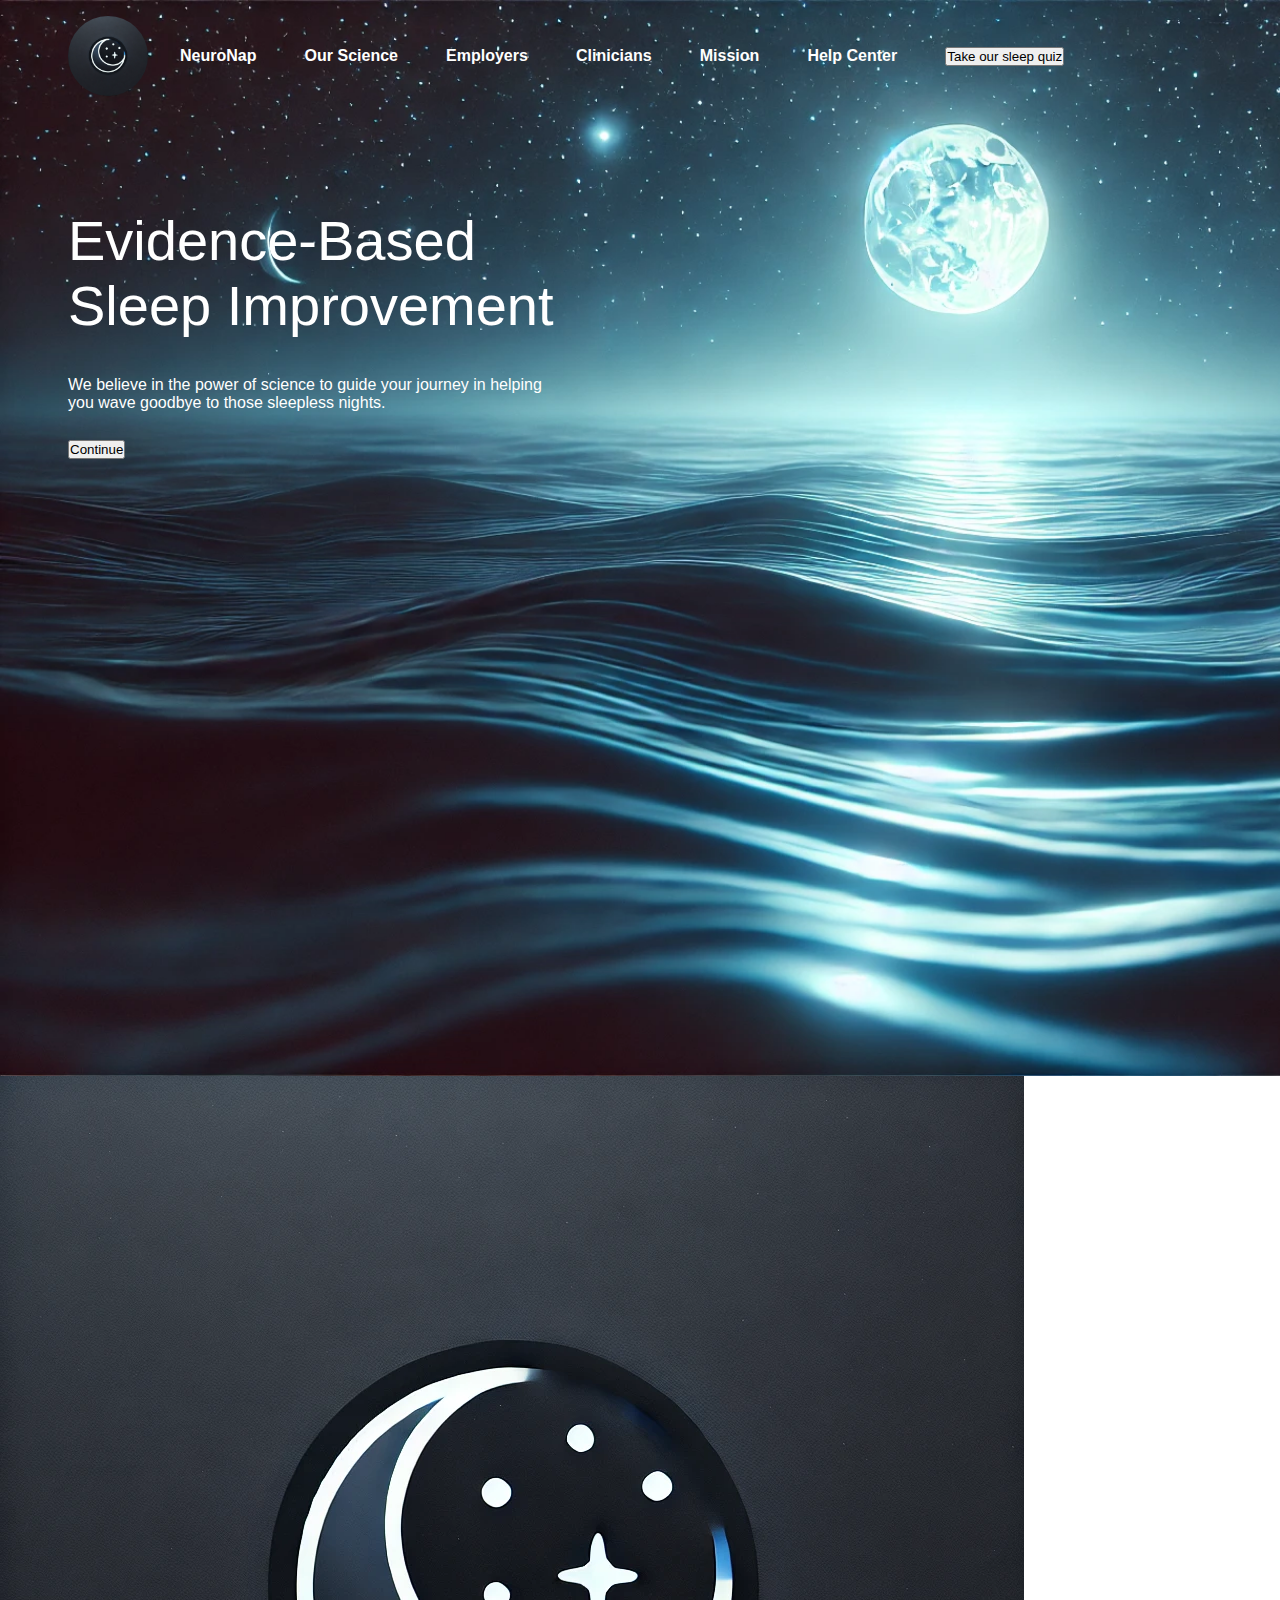
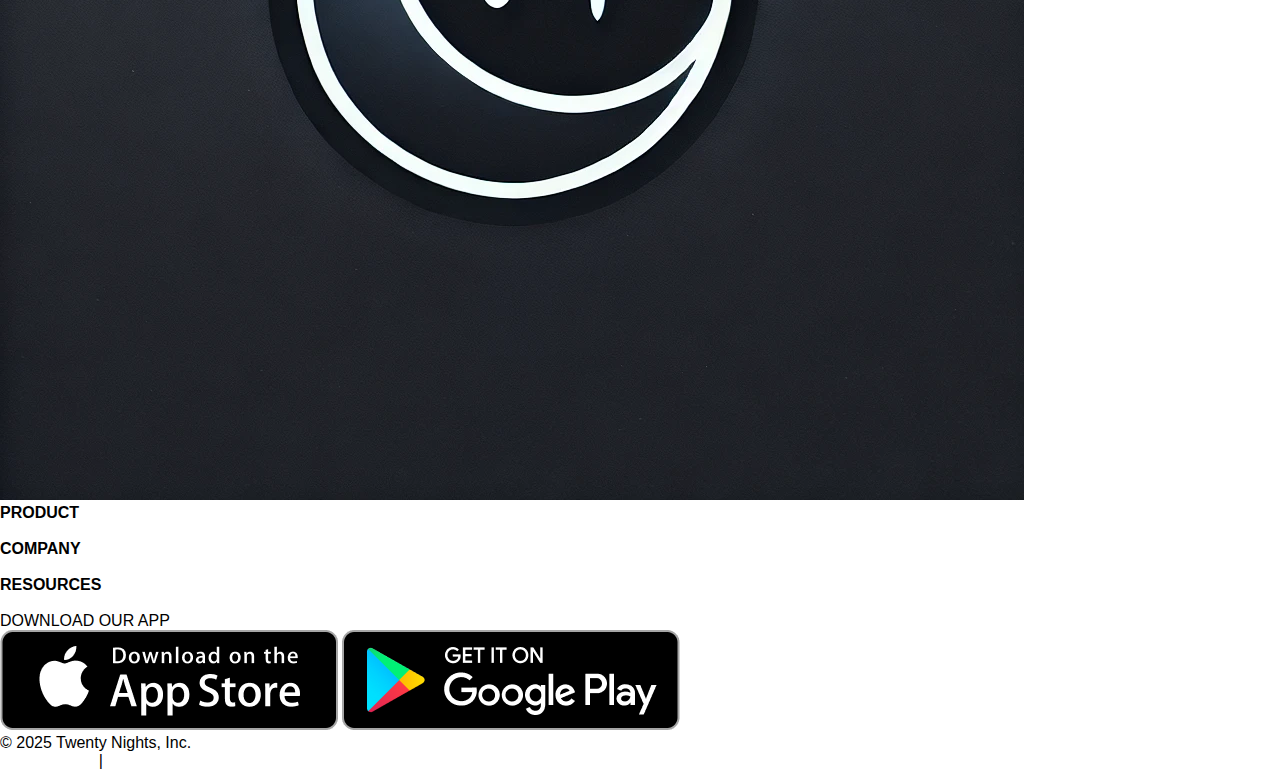
<file: ourscience.html>
<!DOCTYPE html>
<html lang="en">
<head>
    <meta charset="UTF-8">
    <meta name="viewport" content="width=device-width, initial-scale=1.0">
    <title>NeuroNap</title>
    <link rel="icon" href="logoreal.jpg">
    <link rel="stylesheet" href="prac.css">
    <style>
        .sleep-impact {
    text-align: center;
    background-color: #f8f5ef;
    padding: 50px 20px;
}

.sleep-impact h2 {
    font-size: 32px;
    color: #161616;
    font-weight: bold;
    margin-bottom: 15px;
}

.sleep-impact .subtitle {
    font-size: 18px;
    color: #333;
    max-width: 800px;
    margin: 0 auto 30px;
}

.impact-container {
    display: flex;
    flex-direction: column;
    align-items: center;
}

.impact-box {
    background: #ffffff;
    padding: 20px;
    border-radius: 15px;
    box-shadow: 0px 4px 10px rgba(0, 0, 0, 0.1);
    margin-bottom: 20px;
    width: 90%;
    max-width: 600px;
}

.highlight-text {
    font-size: 22px;
    font-weight: bold;
    color: #ff5733;
}

.stats {
    display: flex;
    gap: 30px;
    justify-content: center;
    flex-wrap: wrap;
}

.stat {
    background: #ffffff;
    padding: 20px;
    border-radius: 10px;
    width: 220px;
    text-align: center;
    box-shadow: 0px 4px 10px rgba(0, 0, 0, 0.1);
}

.stat h3 {
    font-size: 24px;
    font-weight: bold;
    color: #1d3525;
}

.stat p {
    font-size: 16px;
    color: #444;
}

    </style>
</head>
<body>
    <div id="main-container" style="background-image: url('bg-img-4.webp'); background-size: cover;">
        <div class="top-nav">
            <img src="logo.webp" class="logo">
            <nav class="navbar">
                <div id="neuronap"><a href="#" class="aa">NeuroNap</a></div>
                <div id="oursciences"><a href="#" class="aa">Our Science</a></div>
                <div id="emp"><a href="#" class="aa">Employers</a></div>
                <div id="clini"><a href="#" class="aa">Clinicians</a></div>
                <div id="mission"><a href="#" class="aa">Mission</a></div>
                <div id="chatbot"><a href="#" class="aa">Help Center</a></div>
                <button type="button" id="quiz-button">Take our sleep quiz</button>
            </nav>
        </div>
        
        <div class="middle-info">
            <div class="nrml-space" style="height: 6rem;"></div>
            <div class="front-info">
                <div class="segregation">
                    <div class="big-text" style="font-size: 3.5rem;">Evidence-Based <br> Sleep Improvement</div>
                    <div class="description" style="margin-bottom: 2rem; font-weight: 400;">We believe in the power of science to guide your journey in helping<br> you wave goodbye to those sleepless nights.</div>
                    <button type="button" id="info-button">Continue</button>
                    <!-- <p class="bot">Are you a clinician? <a href="#">Refer a patient.</a></p> -->
                </div>
            </div>
        </div>
    </div>

   
    
    <script>
        document.getElementById("quiz-button").addEventListener("click", function() {
            window.location.href = "quiz.html"; 
        });
        document.getElementById("info-button").addEventListener("click", function() {
            window.location.href = "quiz.html"; 
        });
        document.getElementById("neuronap").addEventListener("click", function() {
            window.location.href = "prac.html"; 
        });
        document.getElementById("oursciences").addEventListener("click", function() {
            window.location.href = "ourscience.html"; 
        });
        document.getElementById("emp").addEventListener("click", function() {
            window.location.href = "oemployers.html"; 
        });
        document.getElementById("clini").addEventListener("click", function() {
            window.location.href = "oclinicians.html"; 
        });
        document.getElementById("mission").addEventListener("click", function() {
            window.location.href = "omission.html"; 
        });
        document.getElementById("chatbot").addEventListener("click", function() {
            window.location.href = "ochat.html"; 
        });
    </script>
</body>
<footer>
    <div class="footer-container">
        <div class="footer-logo">
            <img src="logo.webp" alt="NeuroNap Logo">
        </div>
        
        <div class="footer-links">
            <div class="column">
                <h4>PRODUCT</h4>
                <a href="ourscience.html">Our Science</a>
                <a href="omission.html">Our Mission</a>
                <a href="ochat.html">Help Center</a>
                <a href="#">Reviews</a>
                <a href="#">FAQs</a>
            </div>

            <div class="column">
                <h4>COMPANY</h4>
                <a href="oclinicians.html">For Clinicians</a>
                <a href="oemployers.html">For Employers</a>
                <a href="#">Affiliates</a>
            </div>

            <div class="column">
                <h4>RESOURCES</h4>
                <a href="#">Blog</a>
                <a href="#">What is Insomnia?</a>
                <a href="#">Insomnia Test</a>
                <a href="#">CBT-I for Insomnia</a>
            </div>
        </div>

        <div class="app-links">
            <p>DOWNLOAD OUR APP</p>
            <a href="#"><img src="appstore.png" alt="App Store"></a>
            <a href="#"><img src="playstore.png" alt="Google Play"></a>
        </div>


        <div class="footer-bottom">
            <p>© 2025 Twenty Nights, Inc.</p>
            <a href="#">Terms of Use</a> | <a href="#">Privacy Policy</a>
        </div>
    </div>
</footer>
</html>
</file>
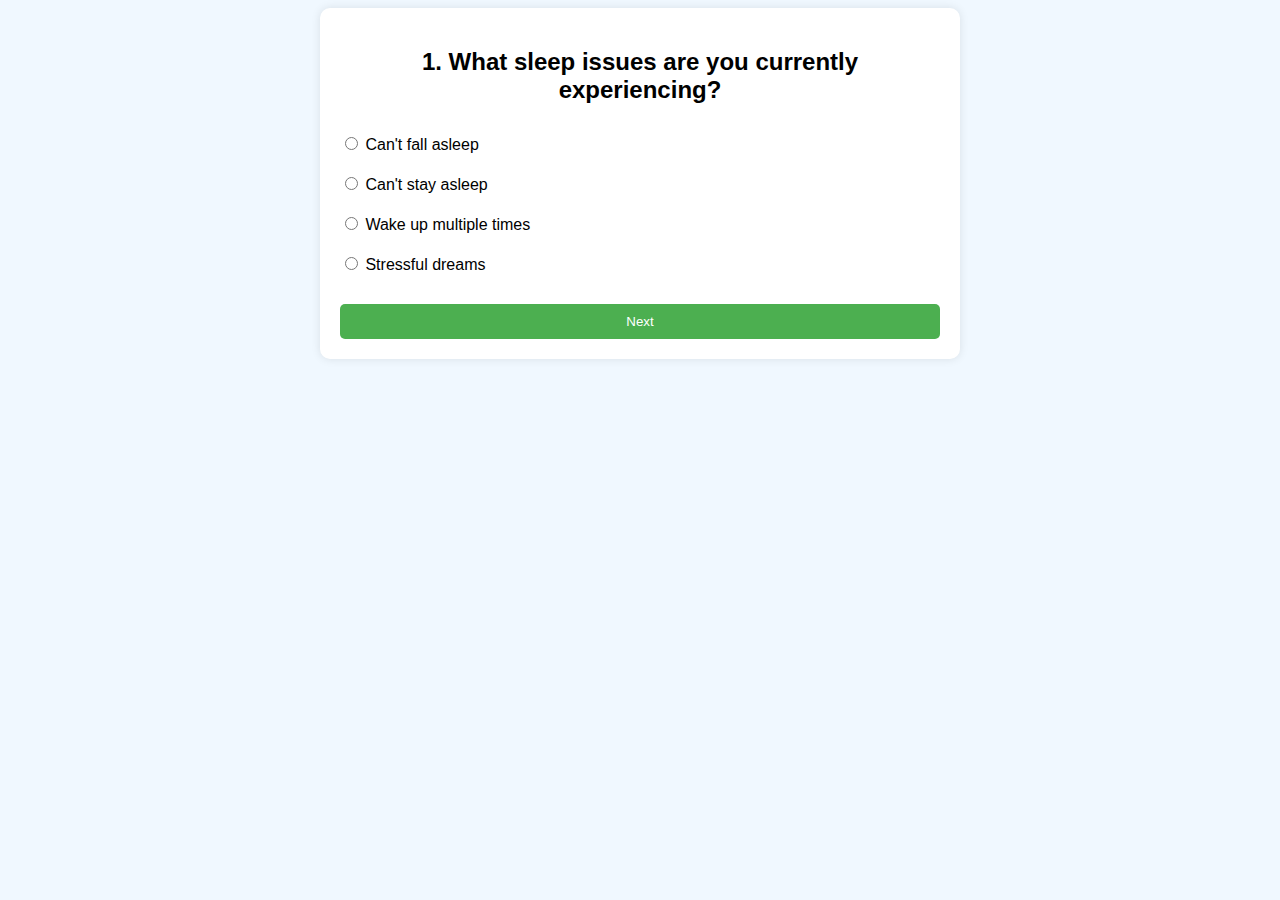
<file: quiz.html>
<!DOCTYPE html>
<html lang="en">
<head>
    <meta charset="UTF-8">
    <meta name="viewport" content="width=device-width, initial-scale=1.0">
    <title>Sleep Issues Quiz</title>
    <link rel="stylesheet" href="quiz.css">
</head>
<body>
    <div class="quiz-container">
        <div id="question-container">
            <h2 id="question"></h2>
            <div id="options" class="options"></div>
        </div>
        <button id="next-button" class="btn">Next</button>
    </div>
    <div id="result" class="result" style="display:none;"></div>
    <script src="quiz.js"></script>
</body>
</html>
</file>
<file: index.css>
* {
    padding: 0;
    margin: 0;
    font-family: Arial, Helvetica, sans-serif ;
}

#main-container {
    background-image: url('sleepp.jpg');
    background-size: cover;
    height: 100vh;
    width: 100vw;
    padding-left: 4.25rem;
    padding-right: 5rem;
    padding-bottom: 11rem;
    color: white;
    font-weight: 400;
}


.top-nav {
    width: 62.261rem;
    display: flex;
    text-align: center;
    align-items: center;
    justify-content: center;
}

.navbar {
    height: 7rem;
    width: 62.261rem;
    font-size: 1rem;
    display: flex;
    justify-content: space-between;
    align-items: center;
    font-weight: 600;
}

.logo {
    height: 5rem;
    border-radius: 50%;
    display: flex;
    justify-content: left;
    margin-right: 2rem;
}

#quiz-button {
    color: white;
    font-weight: 700;
    margin: 0rem 0rem 0rem 0.625rem;
    font-size: 1rem;
    background-color: #179efa;
    height: 4rem;
    width: 12rem;
    padding: 0.625rem;
    border-radius: 2.5rem;
    cursor: pointer;
    opacity: 1;
    border: 0.1875rem solid black;
}

#quiz-button:hover { 
    box-shadow: 0.625rem 0.625rem 0.625rem black;

}

.aa {
    text-decoration: none;
    color: white;
}

.middle-info {
    height: 26.312rem;
    width: 62.261rem;
    
}

.segregation {
    height: 20.312rem;
    width: 30.625rem;
}

.big-text {
    height: 10rem;
    font-size: 4rem;
}

.description {
    margin-top: 0.5rem;
    height: 2rem;
    font-weight: 700;
}

#info-button {
    margin-top: 1.25rem;
    height: 3rem;
    width: 6rem;
    color: white;
    background-color: #179efa;
    border-radius: 3rem;
    justify-content: center;
    align-items: center;
    padding: 1.125rem 10rem;
    font-size: 1.625rem;
    font-weight: 700;
    display: flex;
    margin-bottom: 0.625rem;
    opacity: 1;
    border: 0.1875rem solid black;
    cursor: pointer;
}

#info-button:hover {
    box-shadow: 0.625rem 0.625rem 0.625rem black;
}

.bot {
    padding-left: 3rem;
}

a {
    color: white;
}


footer {
    background-color: #f8f8f8;
    padding: 40px 20px;
    text-align: center;
    font-family: Arial, sans-serif;
}

.footer-container {
    max-width: 1100px;
    margin: auto;
}

.footer-logo img {
    width: 120px;
    margin-bottom: 20px;
    border-radius: 50%;
}

.footer-links {
    display: flex;
    justify-content: center;
    gap: 50px;
    margin-bottom: 30px;
}

.column {
    text-align: left;
}

.column h4 {
    color: #666;
    font-size: 14px;
    margin-bottom: 10px;
}

.column a {
    display: block;
    text-decoration: none;
    color: #000;
    font-size: 14px;
    margin-bottom: 5px;
}

.app-links p {
    font-weight: bold;
    margin-bottom: 10px;
}

.app-links img {
    width: 140px;
    margin: 5px;
}

.certifications img {
    width: 80px;
    margin: 10px;
}

.footer-bottom {
    margin-top: 20px;
    font-size: 12px;
    color: #666;
}

.footer-bottom a {
    color: #000;
    text-decoration: none;
    margin: 0 10px;
}

.sleep-root {
    display: flex;
    justify-content: center;
    align-items: center;
    padding: 50px;
    background-color: #fff;
}

.root-container {
    display: flex;
    align-items: center;
    max-width: 1100px;
    gap: 50px;
}

.left {
    display: flex;
    flex-direction: column;
    align-items: flex-start;
    position: relative;
}

.hexagon {
    width: 173px;
    height: 37px;
    background: linear-gradient(to right, #f8a5c2, #74b9ff, #55efc4, #ffeaa7);
    display: flex;
    align-items: center;
    justify-content: center;
    font-weight: bold;
    border-radius: 15px;
    color: black;
    font-size: 16px;
}

.lines {
    display: flex;
    flex-direction: column;
    margin-top: 10px;
}

.line {
    display: flex;
    align-items: center;
    padding: 10px 20px;
    margin: 5px 0;
    border-radius: 10px;
    font-weight: bold;
    font-size: 14px;
}

.pink { background-color: #ffb6c1; }
.purple { background-color: #d0a9f5; }
.blue { background-color: #add8e6; }
.cyan { background-color: #b0e0e6; }
.green { background-color: #d4edda; }
.yellow { background-color: #ffe4b5; }

.right {
    flex: 1;
}

.right h2 {
    font-size: 36px;
    font-weight: bold;
    color: #222;
}

.right p {
    font-size: 16px;
    color: #555;
    margin: 10px 0;
}

#redirect-button {
    padding: 12px 20px;
    background-color: #2d3e3f;
    color: white;
    border: none;
    border-radius: 25px;
    font-size: 14px;
    cursor: pointer;
    transition: 0.3s;
}

.cta-button:hover {
    background-color: #1c2a2b;
}

.how-it-works {
    text-align: center;
    padding: 50px 20px;
    background-color: #16221f;
    color: #d4e1cf;
}

.steps-container {
    display: flex;
    justify-content: center;
    gap: 20px;
    margin-top: 20px;
}

.step {
    background: #22322e;
    padding: 20px;
    border-radius: 10px;
    width: 300px;
    text-align: center;
}

.step-number {
    font-size: 24px;
    font-weight: bold;
    background: #2e473f;
    color: #ffffff;
    display: inline-block;
    padding: 10px;
    border-radius: 50%;
    width: 40px;
    height: 40px;
    line-height: 20px;
}

h3 {
    margin-top: 10px;
    font-size: 18px;
}

p {
    font-size: 14px;
    color: #b0c4ae;
}
</file>
<file: prac.css>
* {
    padding: 0;
    margin: 0;
    font-family: sans-serif ;
}

#main-container {
    background-image: url('sleep.webp');
    background-size: cover;
    height: 100vh;
    width: 100vw;
    padding-left: 4.25rem;
    padding-right: 5rem;
    padding-bottom: 11rem;
    color: white;
    font-weight: 400;
}


.top-nav {
    /* height: 26.312rem; */
    width: 62.261rem;
    display: flex;
    text-align: center;
    align-items: center;
    justify-content: center;
}

.navbar {
    height: 7rem;
    /* width: 69rem; */
    /* height: 26.312rem; */
    width: 62.261rem;
    font-size: 1rem;
    display: flex;
    justify-content: space-between;
    align-items: center;
    font-weight: 600;
}

.logo {
    height: 5rem;
    border-radius: 50%;
    display: flex;
    justify-content: left;
    margin-right: 2rem;
}

.quiz-button {
    color: white;
    font-weight: 700;
    margin: 0rem 0rem 0rem 0.625rem;
    font-size: 1rem;
    background-color: #179efa;
    height: 3rem;
    width: 11.25rem;
    padding: 0.625rem;
    border-radius: 2.5rem;
    cursor: pointer;
    opacity: 1;
    
}

.quiz-button:hover {
    opacity: 0.7;
}

.aa {
    text-decoration: none;
    color: white;
}

.middle-info {
    height: 26.312rem;
    width: 62.261rem;
    
}

.segregation {
    height: 20.312rem;
    width: 30.625rem;
}

.big-text {
    height: 10rem;
    font-size: 4rem;
}

.description {
    margin-top: 0.5rem;
    height: 2rem;
    font-weight: 700;
}

.info-button {
    margin-top: 1.25rem;
    height: 3rem;
    width: 6rem;
    background-color: #ff5643;
    border-radius: 3rem;
    justify-content: center;
    align-items: center;
    padding: 1.125rem 10rem;
    font-size: 1.625rem;
    font-weight: 700;
    display: flex;
    margin-bottom: 0.625rem;
    opacity: 1;
}

.info-button:hover {
    opacity: 0.8;
}

.bot {
    padding-left: 3rem;
}

a {
    color: white;
}
</file>
<file: quiz.css>
body {
    background-color: #f0f8ff;
    font-family: Arial, sans-serif;
}

.quiz-container {
    max-width: 600px;
    margin: auto;
    padding: 20px;
    border-radius: 10px;
    box-shadow: 0 0 10px rgba(0, 0, 0, 0.1);
    background-color: white;
}

h2 {
    text-align: center;
}

.options {
    display: flex;
    flex-direction: column;
    margin: 20px 0;
}

.options div {
    margin: 10px 0;
}

.btn {
    display: block;
    width: 100%;
    padding: 10px;
    background-color: #4CAF50;
    color: white;
    border: none;
    border-radius: 5px;
    cursor: pointer;
}

.btn:hover {
    background-color: #45a049;
}

.result {
    text-align: center;
    font-size: 20px;
    margin-top: 20px;
}
</file>
